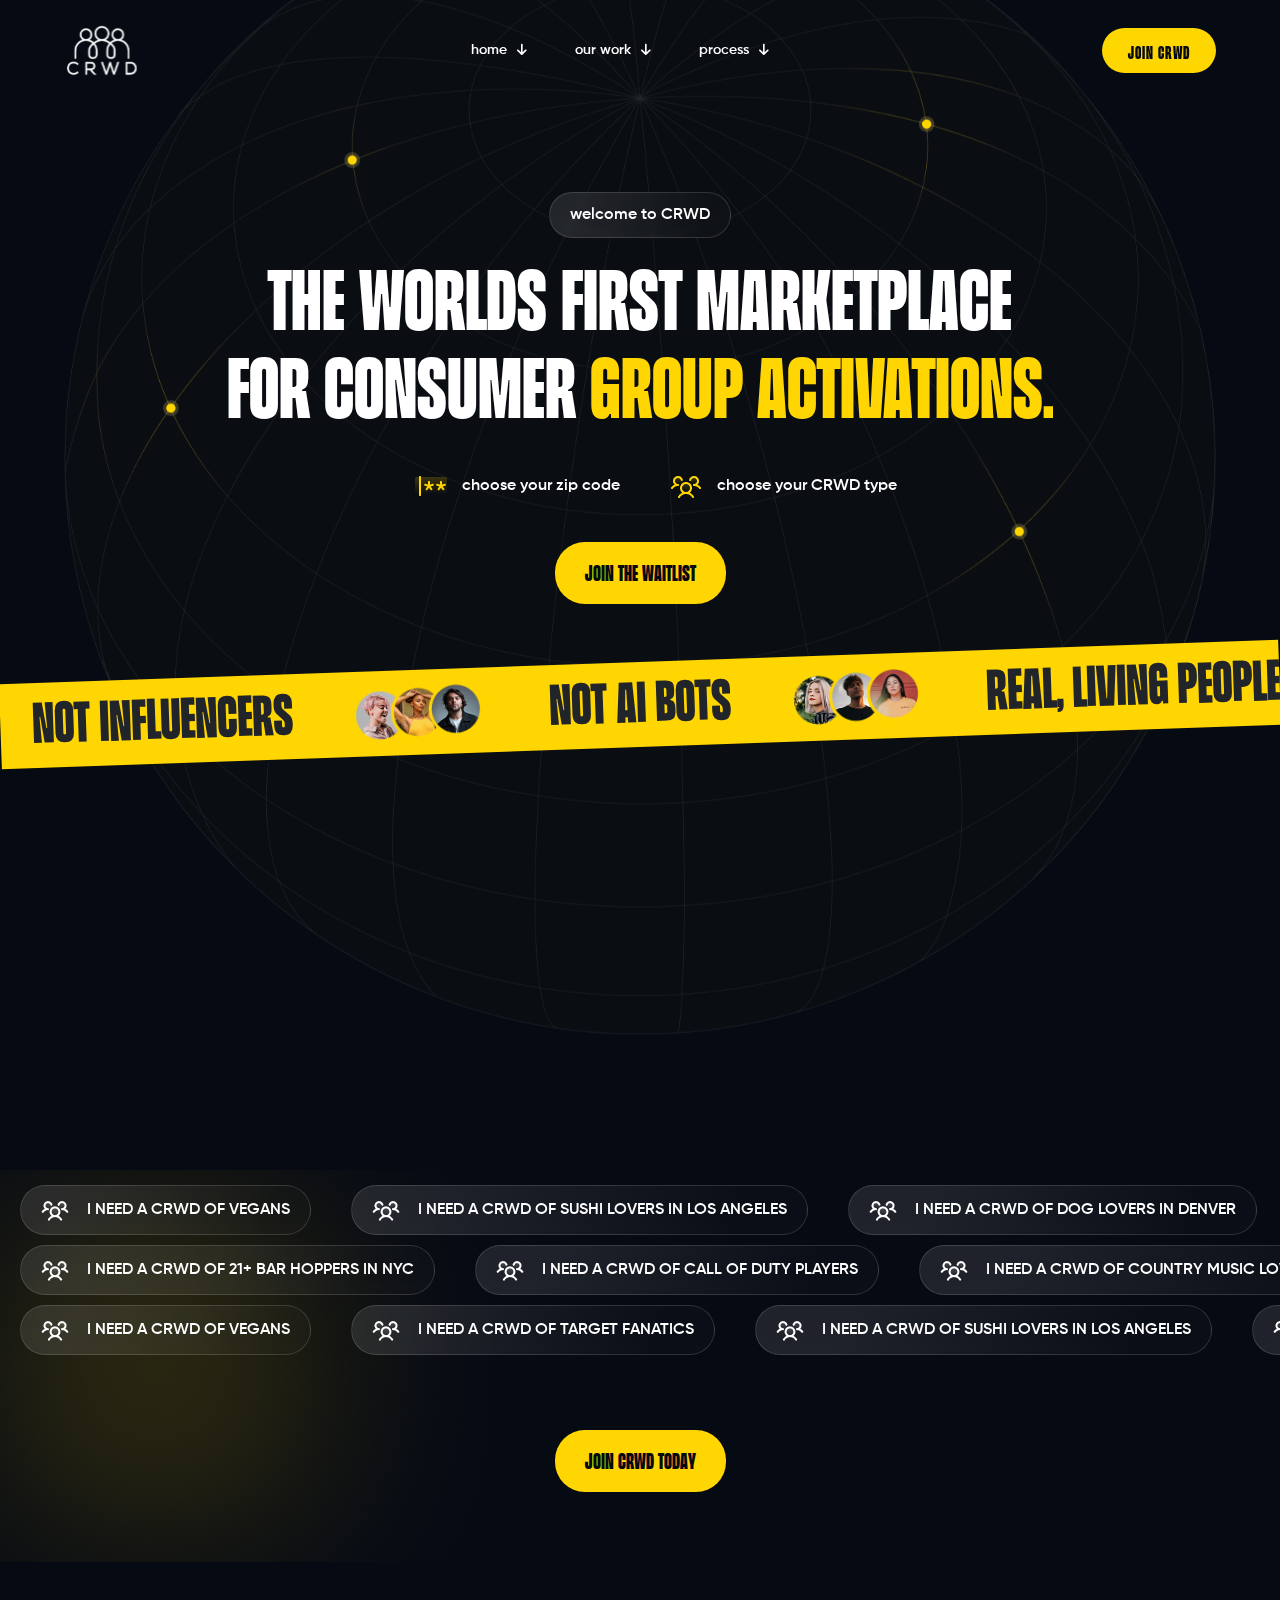
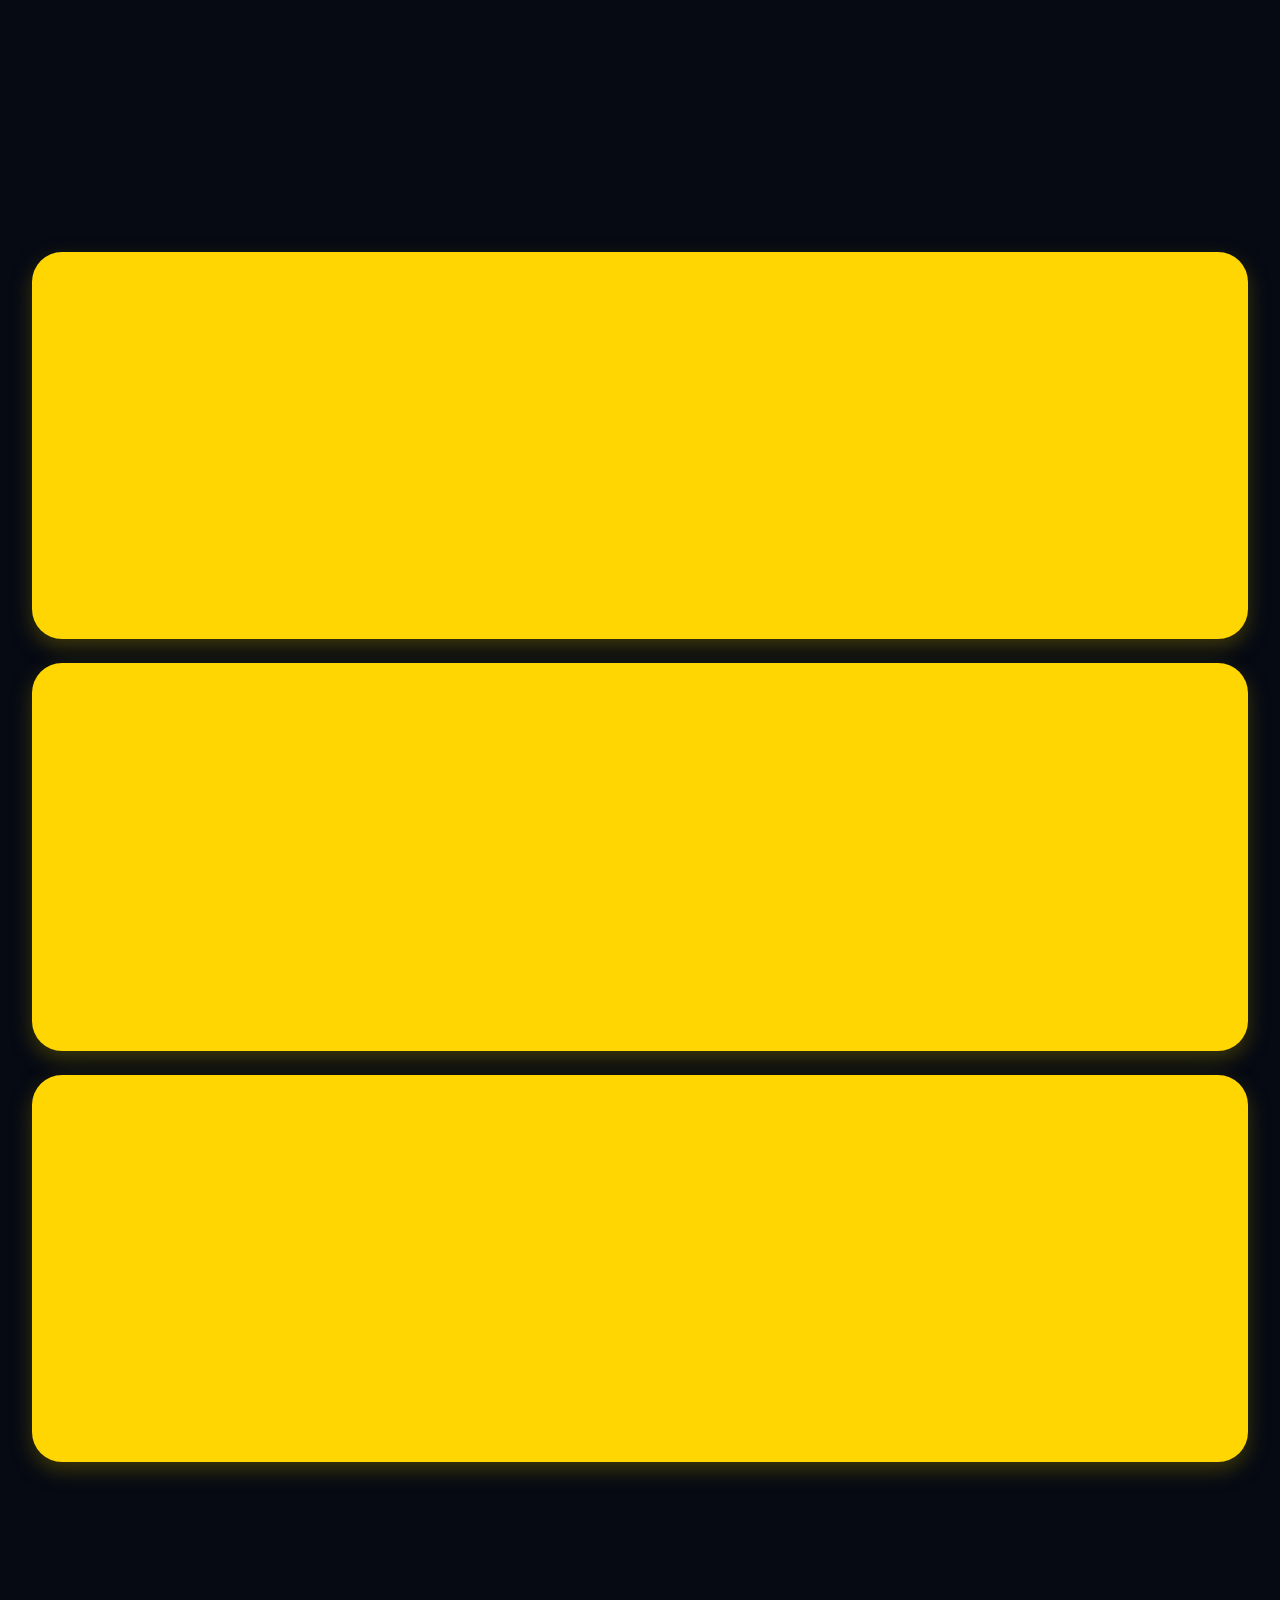
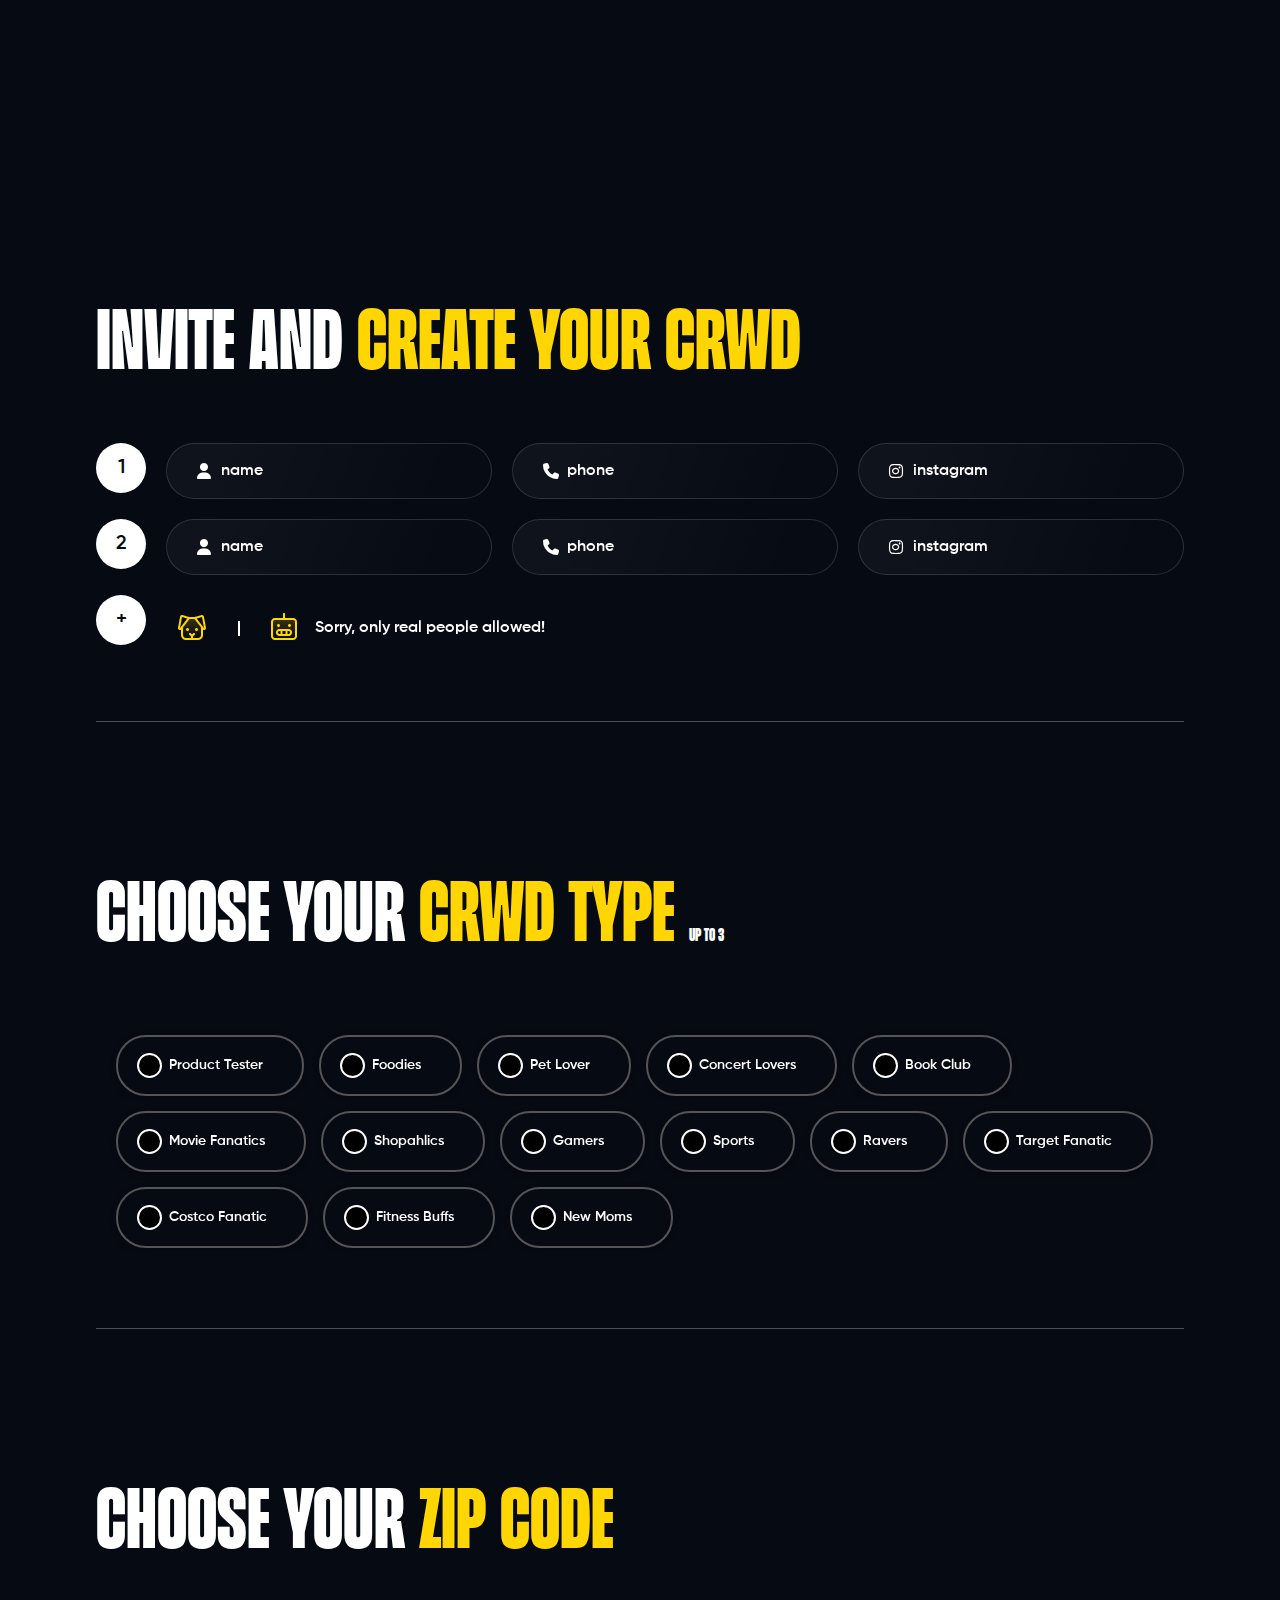
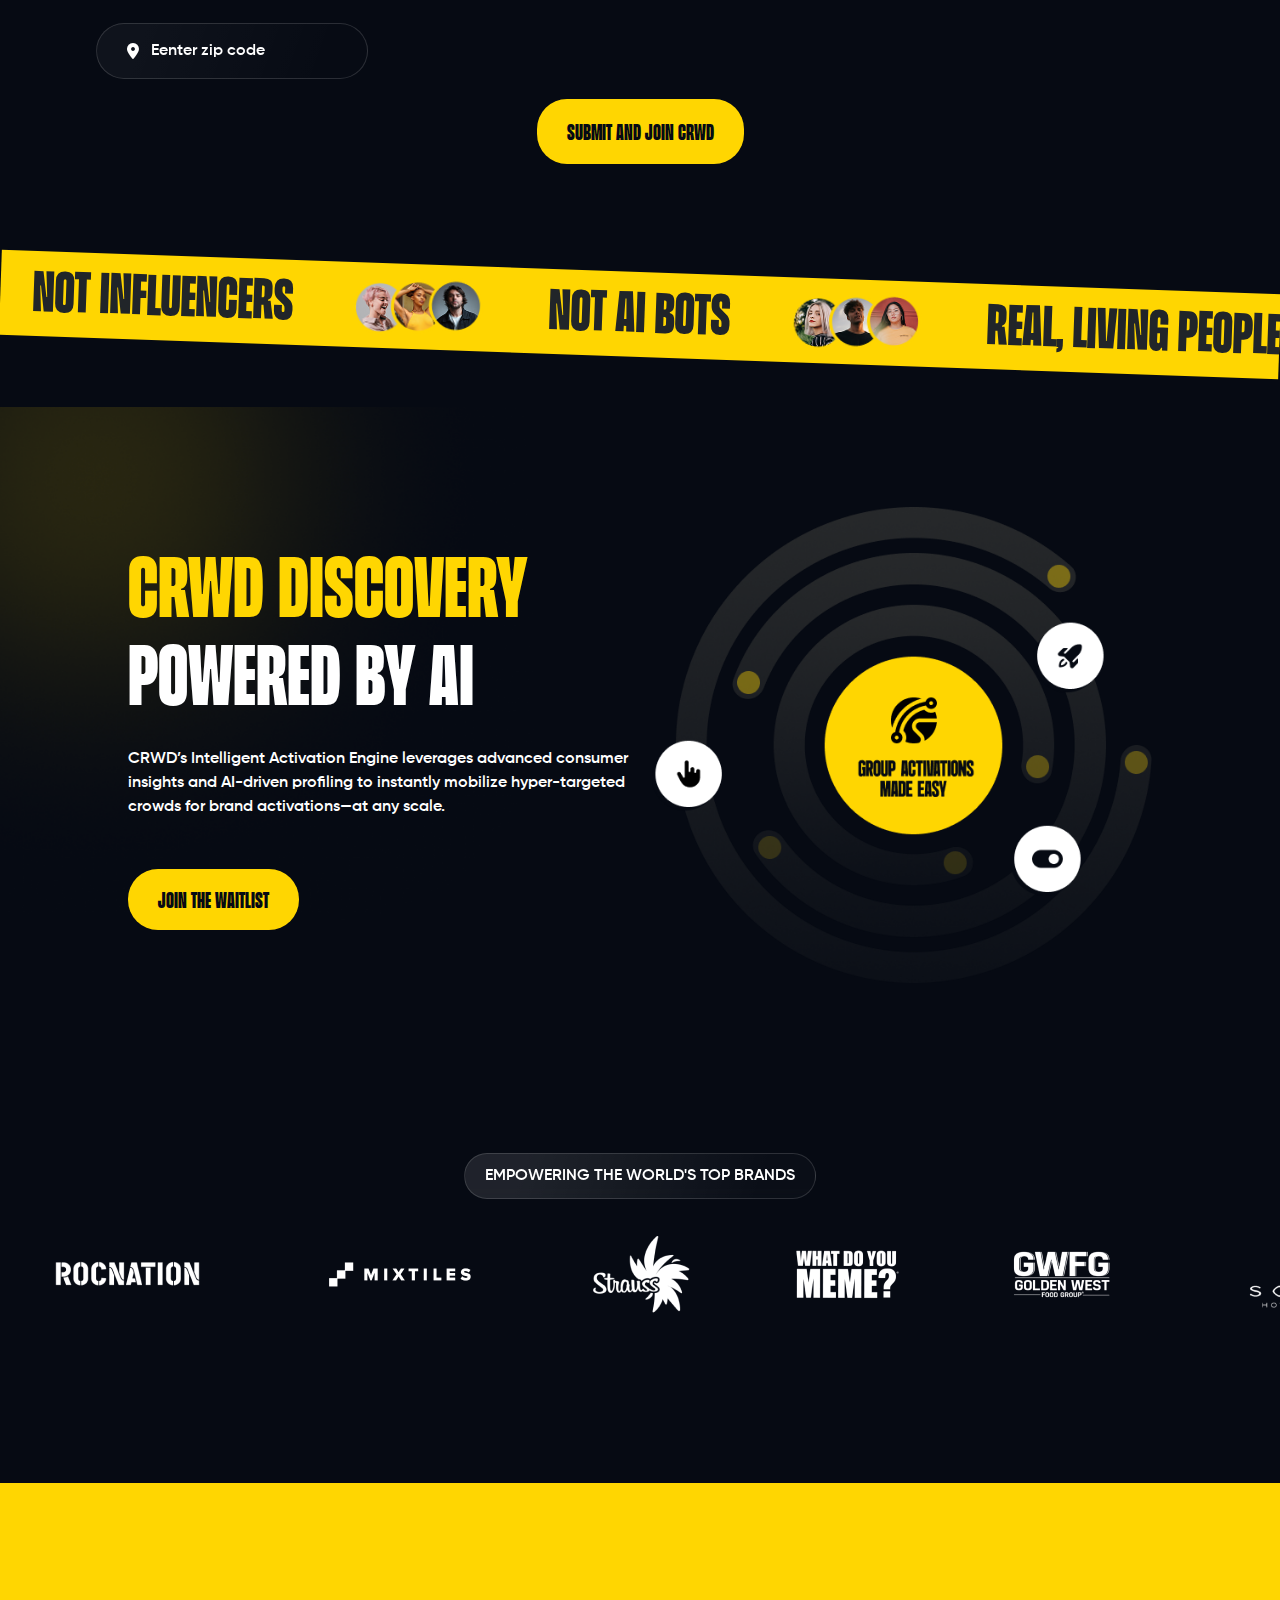
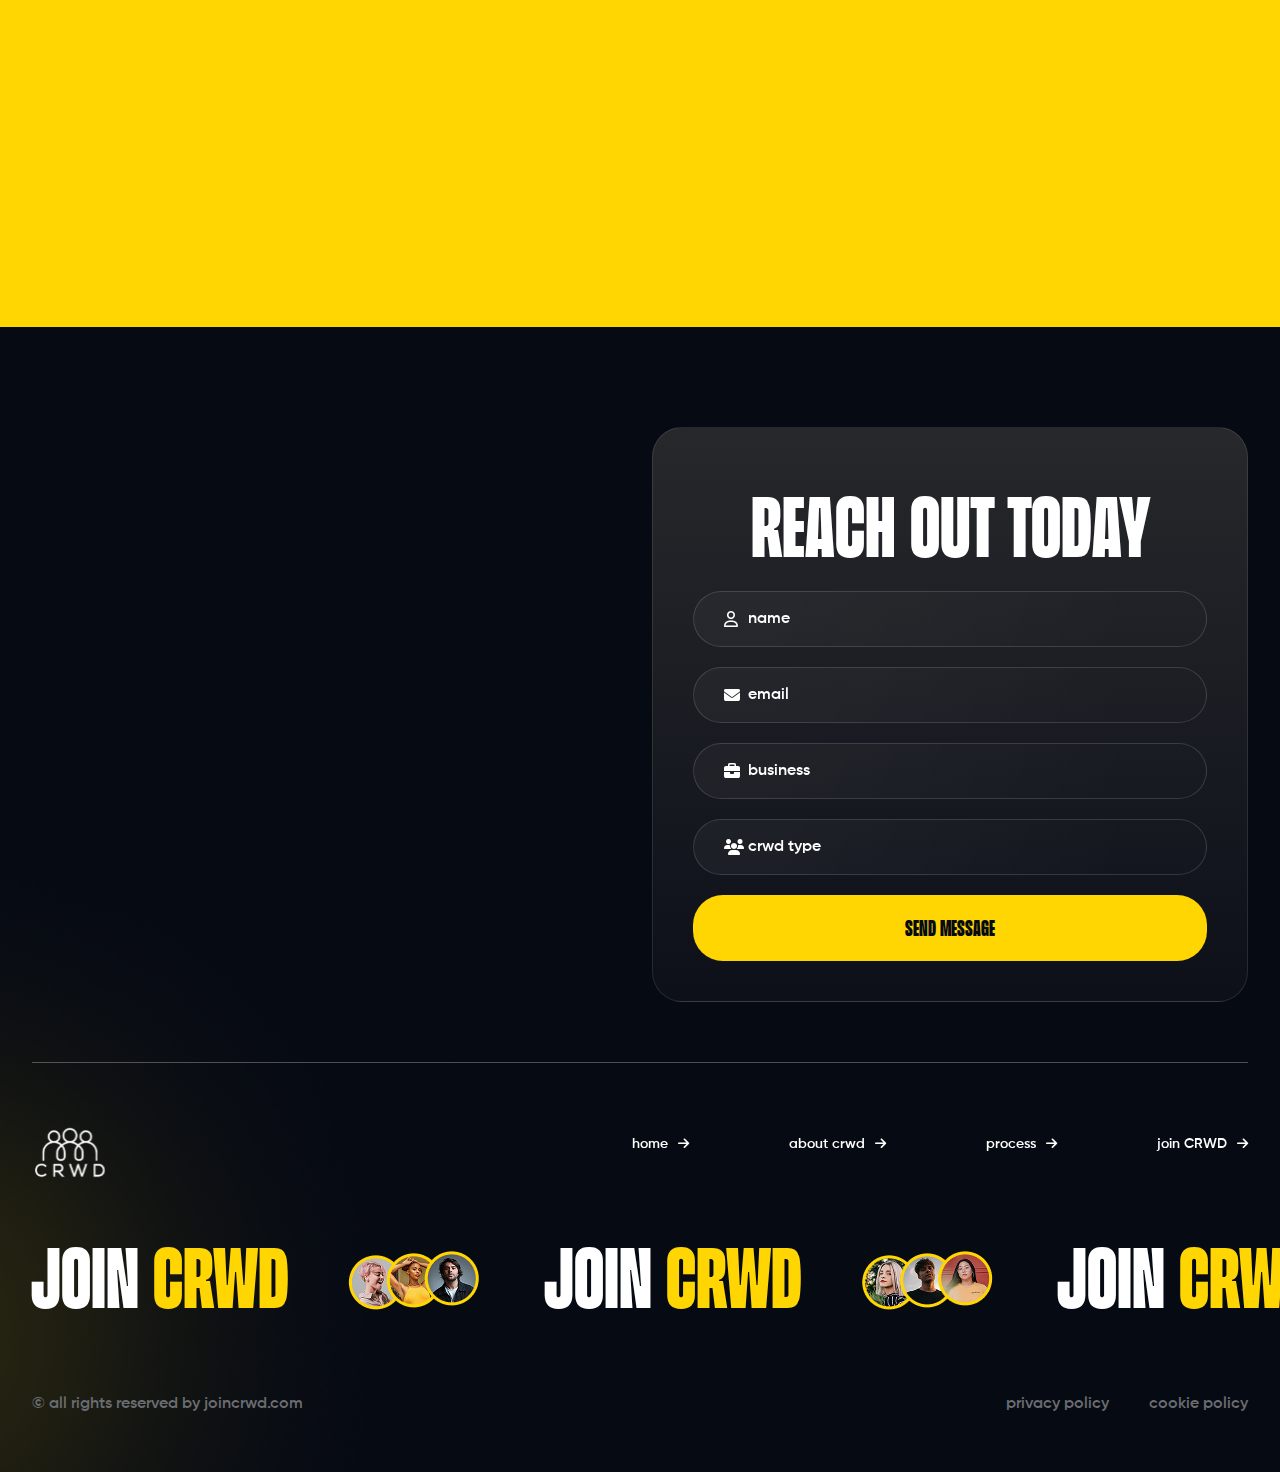
<file: index.html>
<!DOCTYPE html>
<html lang="en">

<head>
	<title>CRWD</title>

	<!-- Bootstrap -->
	<meta charset="utf-8">
	<meta name="viewport" content="width=device-width, initial-scale=1">
	<link href="https://cdn.jsdelivr.net/npm/bootstrap@5.3.2/dist/css/bootstrap.min.css" rel="stylesheet">
	<!-- Main Style Sheet -->
	<link rel="stylesheet" type="text/css" href="css/style.css">
	<link rel="stylesheet" type="text/css" href="css/responsive.css">
	<!-- Preload font files -->
	<link rel="preload" href="front/gilroy/Gilroy-SemiBold.ttf" as="font" type="font/ttf" crossorigin="anonymous" />
	<link rel="preload" href="front/Bigger/BeniBold.woff" as="font" type="font/woff" crossorigin="anonymous" />

	<!-- animation -->
	<link href="https://cdn.jsdelivr.net/npm/aos@2.3.4/dist/aos.css" rel="stylesheet">
	<!-- Font awesome -->
	<link rel="stylesheet" href="https://cdnjs.cloudflare.com/ajax/libs/font-awesome/6.7.2/css/all.min.css"
		integrity="sha512-Evv84Mr4kqVGRNSgIGL/F/aIDqQb7xQ2vcrdIwxfjThSH8CSR7PBEakCr51Ck+w+/U6swU2Im1vVX0SVk9ABhg=="
		crossorigin="anonymous" referrerpolicy="no-referrer" />

</head>

<body>
	<div class="all-div">

	
	<section class="hero">
		<header id="mainNav" class="header">
			<div class="main">
				<nav class="navbar navbar-expand-lg  navbar-custom w-100">
					<div class="d-flex w-100 align-items-center justify-content-between flex-wrap">
						<a class="navbar-brand me-auto" href="#">
							<img src="images/logo.svg" alt="">
						</a>

						<button class="navbar-toggler" type="button" data-bs-toggle="collapse"
							data-bs-target="#navbarNavCenter">
							<span class="navbar-toggler-icon"><i class="fa-solid fa-bars"></i></span>
						</button>

						<div class="collapse navbar-collapse justify-content-center" id="navbarNavCenter">
							<ul class="navbar-nav">
								<li class="nav-item"><a class="nav-link" href="#">home</a></li>
								<li class="nav-item"><a class="nav-link" href="#">our work</a></li>
								<li class="nav-item"><a class="nav-link" href="#">process</a></li>
							</ul>
							<div class="ms-auto for-mobile">
							<a href="#" class="btn btn-join">JOIN CRWD</a>
						</div>
						</div>

						<div class="ms-auto for-dektop">
							<a href="#" class="btn btn-join">JOIN CRWD</a>
						</div>
					</div>
				</nav>
			</div><!-- main -->
		</header>

		<div class="hero-content">
			<p class="welcome" data-aos="fade-up" data-aos-delay="200" data-aos-duration="1200" data-aos-easing="ease-in-out">welcome to CRWD</p>

			<h1 data-aos="fade-up" data-aos-delay="300" data-aos-duration="1300" data-aos-easing="ease-in-out">The worlds first marketplace<br>
				for consumer <span>group activations.</span>
			</h1>
			<ul data-aos="fade-up" data-aos-delay="400" data-aos-duration="1400" data-aos-easing="ease-in-out">
				<li><img src="images/Password.png" alt="">choose your zip code</li>
				<li><img src="images/UsersThree.png" alt="">choose your CRWD type</li>
			</ul>
			<div class="gobal-btn" data-aos="fade-up" data-aos-delay="600" data-aos-duration="1600" data-aos-easing="ease-in-out">
				<a href="#">join the waitlist</a>
			</div>
		</div>


		<div class="w-full marquee-cta relative  py-6">
			<div class="marquee-track rotate-banner">
				<div class="marquee-content">
					<div class="cta-box">
						<h4>NOT INFLUENCERS</h4> <img src="images/people1.png" alt="">
					</div>
					<div class="cta-box">
						<h4>not AI bots</h4> <img src="images/people2.png" alt="">
					</div>
					<div class="cta-box">
						<h4>real, living people</h4> <img src="images/people3.png" alt="">
					</div>

					<div class="cta-box">
						<h4>NOT INFLUENCERS</h4> <img src="images/people1.png" alt="">
					</div>
					<div class="cta-box">
						<h4>not AI bots</h4> <img src="images/people2.png" alt="">
					</div>
					<div class="cta-box">
						<h4>real, living people</h4> <img src="images/people3.png" alt="">
					</div>

					<div class="cta-box">
						<h4>NOT INFLUENCERS</h4> <img src="images/people1.png" alt="">
					</div>
					<div class="cta-box">
						<h4>not AI bots</h4> <img src="images/people2.png" alt="">
					</div>
					<div class="cta-box">
						<h4>real, living people</h4> <img src="images/people3.png" alt="">
					</div>

				</div>
			</div>
		</div>

		<div class="crwd-help-title">
			<h2 data-aos="fade-up" data-aos-delay="200" data-aos-duration="1200" data-aos-easing="ease-in-out">how crwd <span>helps</span></h2>
		</div>


		<div class="hero-map">
			<img src="images/map.png" alt="">
		</div>
	</section>

	<section class="crdw-help">

		<div class="animate-marquee-ltr">
			<div class="marquee-box marquee-box-right">
				<div class="cta-help">
					<img src="images/UsersThree-white.png" alt="">
					<p>I need a CRWD of Vegans</p>
				</div>
				<div class="cta-help">
					<img src="images/UsersThree-white.png" alt="">
					<p>I need a CRWD of sushi lovers in Los Angeles</p>
				</div>
				<div class="cta-help">
					<img src="images/UsersThree-white.png" alt="">
					<p>I need a CRWD of dog lovers in Denver</p>
				</div>

				<div class="cta-help">
					<img src="images/UsersThree-white.png" alt="">
					<p>I need a CRWD of Vegans</p>
				</div>
				<div class="cta-help">
					<img src="images/UsersThree-white.png" alt="">
					<p>I need a CRWD of sushi lovers in Los Angeles</p>
				</div>
				<div class="cta-help">
					<img src="images/UsersThree-white.png" alt="">
					<p>I need a CRWD of dog lovers in Denver</p>
				</div>

				<div class="cta-help">
					<img src="images/UsersThree-white.png" alt="">
					<p>I need a CRWD of Vegans</p>
				</div>
				<div class="cta-help">
					<img src="images/UsersThree-white.png" alt="">
					<p>I need a CRWD of sushi lovers in Los Angeles</p>
				</div>
				<div class="cta-help">
					<img src="images/UsersThree-white.png" alt="">
					<p>I need a CRWD of dog lovers in Denver</p>
				</div>

				<div class="cta-help">
					<img src="images/UsersThree-white.png" alt="">
					<p>I need a CRWD of Vegans</p>
				</div>
				<div class="cta-help">
					<img src="images/UsersThree-white.png" alt="">
					<p>I need a CRWD of sushi lovers in Los Angeles</p>
				</div>
				<div class="cta-help">
					<img src="images/UsersThree-white.png" alt="">
					<p>I need a CRWD of dog lovers in Denver</p>
				</div>
				<div class="cta-help">
					<img src="images/UsersThree-white.png" alt="">
					<p>I need a CRWD of Vegans</p>
				</div>
				<div class="cta-help">
					<img src="images/UsersThree-white.png" alt="">
					<p>I need a CRWD of sushi lovers in Los Angeles</p>
				</div>
				<div class="cta-help">
					<img src="images/UsersThree-white.png" alt="">
					<p>I need a CRWD of dog lovers in Denver</p>
				</div>

			</div>
		</div>

		<div class="animate-marquee-ltr animate-marquee-rtl">
			<div class="marquee-box-left ">
				<div class="cta-help">
					<img src="images/UsersThree-white.png" alt="">
					<p>I need a CRWD of 21+ bar hoppers in NYC</p>
				</div>
				<div class="cta-help">
					<img src="images/UsersThree-white.png" alt="">
					<p>I need a CRWD of Call of Duty Players</p>
				</div>
				<div class="cta-help">
					<img src="images/UsersThree-white.png" alt="">
					<p>I need a CRWD of country music lovers in Miami</p>
				</div>
				<div class="cta-help">
					<img src="images/UsersThree-white.png" alt="">
					<p>I need a CRWD for my proposal</p>
				</div>

				<div class="cta-help">
					<img src="images/UsersThree-white.png" alt="">
					<p>I need a CRWD of 21+ bar hoppers in NYC</p>
				</div>
				<div class="cta-help">
					<img src="images/UsersThree-white.png" alt="">
					<p>I need a CRWD of Call of Duty Players</p>
				</div>
				<div class="cta-help">
					<img src="images/UsersThree-white.png" alt="">
					<p>I need a CRWD of country music lovers in Miami</p>
				</div>
				<div class="cta-help">
					<img src="images/UsersThree-white.png" alt="">
					<p>I need a CRWD for my proposal</p>
				</div>

			</div>
		</div>

		<div class="animate-marquee-ltr">
			<div class="marquee-box  marquee-box-right">
				<div class="cta-help">
					<img src="images/UsersThree-white.png" alt="">
					<p>I need a CRWD of Vegans</p>
				</div>
				<div class="cta-help">
					<img src="images/UsersThree-white.png" alt="">
					<p>I need a CRWD of target fanatics</p>
				</div>
				<div class="cta-help">
					<img src="images/UsersThree-white.png" alt="">
					<p>I need a CRWD of sushi lovers in Los Angeles</p>
				</div>
				<div class="cta-help">
					<img src="images/UsersThree-white.png" alt="">
					<p>I need a CRWD of country music lovers in Miami</p>
				</div>

				<div class="cta-help">
					<img src="images/UsersThree-white.png" alt="">
					<p>I need a CRWD of Vegans</p>
				</div>
				<div class="cta-help">
					<img src="images/UsersThree-white.png" alt="">
					<p>I need a CRWD of target fanatics</p>
				</div>
				<div class="cta-help">
					<img src="images/UsersThree-white.png" alt="">
					<p>I need a CRWD of sushi lovers in Los Angeles</p>
				</div>
				<div class="cta-help">
					<img src="images/UsersThree-white.png" alt="">
					<p>I need a CRWD of country music lovers in Miami</p>
				</div>

				<div class="cta-help">
					<img src="images/UsersThree-white.png" alt="">
					<p>I need a CRWD of Vegans</p>
				</div>
				<div class="cta-help">
					<img src="images/UsersThree-white.png" alt="">
					<p>I need a CRWD of target fanatics</p>
				</div>
				<div class="cta-help">
					<img src="images/UsersThree-white.png" alt="">
					<p>I need a CRWD of sushi lovers in Los Angeles</p>
				</div>
				<div class="cta-help">
					<img src="images/UsersThree-white.png" alt="">
					<p>I need a CRWD of country music lovers in Miami</p>
				</div>

				<div class="cta-help">
					<img src="images/UsersThree-white.png" alt="">
					<p>I need a CRWD of Vegans</p>
				</div>
				<div class="cta-help">
					<img src="images/UsersThree-white.png" alt="">
					<p>I need a CRWD of target fanatics</p>
				</div>
				<div class="cta-help">
					<img src="images/UsersThree-white.png" alt="">
					<p>I need a CRWD of sushi lovers in Los Angeles</p>
				</div>
				<div class="cta-help">
					<img src="images/UsersThree-white.png" alt="">
					<p>I need a CRWD of country music lovers in Miami</p>
				</div>

			</div>
		</div>

		<div class="gobal-btn mar-60" >
			<a href="#" >join crwd today</a>
		</div>

	</section>

	<section class="built">
		<div class="main">
			<div class="center-titile">
				<h2 data-aos="fade-up" data-aos-delay="200" data-aos-duration="1200" data-aos-easing="ease-in-out">BUILT FOR <span class="yello-title">BRANDS</span></h2>
				<p data-aos="fade-up" data-aos-delay="400" data-aos-duration="1400" data-aos-easing="ease-in-out">Hire and manage your crwd directly in our state of the art admin suite</p>
			</div>
			<div class="service-container">
				<div class="service-box one">
					<div class="service-img" data-aos="fade-right" data-aos-delay="200" data-aos-duration="1200" data-aos-easing="ease-in-out">
						<img src="images/service-1.png" alt="">
					</div>
					<div class="service-content" data-aos="fade-left" data-aos-delay="400" data-aos-duration="1400" data-aos-easing="ease-in-out">
						<div class="service-content-width">
							<h1>Real-Time <br>Tracking</h1>
							<p>Stay updated on your CRWD’s progress with live status updates. Track task completions and
								monitor performance instantly.</p>
							<div class="gobal-btn black-btn">
								<a href="#">create crwd</a>
							</div>
						</div>
					</div>
				</div>
				<div class="service-box two">
					<div class="service-img " data-aos="fade-right" data-aos-delay="200" data-aos-duration="1200" data-aos-easing="ease-in-out">
						<img src="images/service-2.png" alt="">
					</div>
					<div class="service-content" data-aos="fade-left" data-aos-delay="400" data-aos-duration="1400" data-aos-easing="ease-in-out">
						<div class="service-content-width">
							<h1>Large-Scale  <br>Activations</h1>
							<p>Activate thousands of real people to complete tasks within minutes. Scale up your campaigns quickly with just a few clicks.</p>
							<div class="gobal-btn black-btn">
								<a href="#">create crwd</a>
							</div>
						</div>
					</div>
				</div>
				<div class="service-box three">
					<div class="service-img" data-aos="fade-right" data-aos-delay="200" data-aos-duration="1200" data-aos-easing="ease-in-out">
						<img src="images/service-3.png" alt="">
					</div>
					<div class="service-content" data-aos="fade-left" data-aos-delay="400" data-aos-duration="1400" data-aos-easing="ease-in-out">
						<div class="service-content-width">
							<h1>Transparent <br>Feedback</h1>
							<p>Get honest, organic reviews from everyday consumers. Each review reflects genuine user experiences with your product or service.</p>
							<div class="gobal-btn black-btn">
								<a href="#">create crwd</a>
							</div>
						</div>
					</div>
				</div>
			</div>
		</div>
	</section>

	<section class="earning">
		<div class="earning-container">
			<div class="center-titile">
				<h2 data-aos="fade-up" data-aos-delay="200" data-aos-duration="1200" data-aos-easing="ease-in-out">Choose up to 5 friends and <br><span class="yello-title">start earning!</span></h2>
				<p data-aos="fade-up" data-aos-delay="400" data-aos-duration="1400" data-aos-easing="ease-in-out">want to make money with your friends?</p>
			</div>
			<div class="start-title mar-60">
				<h2>Invite and <span class="yello-title">create your CRWD</span></h2>
				<img src="images/arrow_forward.png" alt="" data-aos="fade-down" data-aos-delay="200" data-aos-duration="1200" data-aos-easing="ease-in-out">
			</div>
			<div class="contact-form">
				<form action="">
					<div class="contact-form-container">
						<div class="contact-step">
							<p>1</p>
						</div>
						<div class="contact-box">
							<div class="input-group">
								<i class="fas fa-user input-icon"></i>
								<input type="text" class="form-input" placeholder="name" required>
							</div>
						</div>
						<div class="contact-box">
							<div class="input-group">
								<i class="fas fa-phone input-icon"></i>
								<input type="tel" class="form-input" placeholder="phone">
							</div>
						</div>
						<div class="contact-box">
							<div class="input-group">
								<i class="fab fa-instagram input-icon"></i>
								<input type="text" class="form-input" placeholder="instagram">
							</div>
						</div>
					</div><!-- contact-form-container -->
					<div class="contact-form-container">
						<div class="contact-step">
							<p>2</p>
						</div>
						<div class="contact-box">
							<div class="input-group">
								<i class="fas fa-user input-icon"></i>
								<input type="text" class="form-input" placeholder="name">
							</div>
						</div>
						<div class="contact-box">
							<div class="input-group">
								<i class="fas fa-phone input-icon"></i>
								<input type="tel" class="form-input" placeholder="phone">
							</div>
						</div>
						<div class="contact-box">
							<div class="input-group">
								<i class="fab fa-instagram input-icon"></i>
								<input type="text" class="form-input" placeholder="instagram">
							</div>
						</div>
					</div><!-- contact-form-container -->
					<div class=" form-emoji-container">
						<div class="contact-step">
							<p>+</p>
						</div>
						<div class="form-emoji">
							<img src="images/Dog.png" alt="">
						</div>
						<div class="form-emoji bor">
							<img src="images/Robot.png" alt="Robot">
							<p>Sorry, only real people allowed!</p>
						</div>
					</div><!-- contact-form-container -->
					<div class="bottom-border"></div>

					<div class="start-title mar-60">
						<h2>Choose your <span class="yello-title">CRWD Type</span> <span class="small-haed">up to
								3</span></h2>
						<img src="images/arrow_forward.png" alt="" data-aos="fade-down" data-aos-delay="200" data-aos-duration="1200" data-aos-easing="ease-in-out">
					</div>

					<div class="checkbox-crwd">
						<div class="checkbox-box">
							<span class="checkbox-label">product tester</span>
						</div>
						<div class="checkbox-box">
							<span class="checkbox-label">foodies</span>
						</div>
						<div class="checkbox-box">
							<span class="checkbox-label">pet lover</span>
						</div>
						<div class="checkbox-box">
							<span class="checkbox-label">Concert Lovers</span>
						</div>
						<div class="checkbox-box">
							<span class="checkbox-label">Book Club </span>
						</div>
						<div class="checkbox-box">
							<span class="checkbox-label">Movie Fanatics </span>
						</div>
						<div class="checkbox-box">
							<span class="checkbox-label">Shopahlics </span>
						</div>
						<div class="checkbox-box">
							<span class="checkbox-label">gamers </span>
						</div>
						<div class="checkbox-box">
							<span class="checkbox-label">sports </span>
						</div>
						<div class="checkbox-box">
							<span class="checkbox-label">ravers </span>
						</div>
						<div class="checkbox-box">
							<span class="checkbox-label">target fanatic </span>
						</div>
						<div class="checkbox-box">
							<span class="checkbox-label">costco fanatic </span>
						</div>
						<div class="checkbox-box">
							<span class="checkbox-label">fitness buffs </span>
						</div>
						<div class="checkbox-box">
							<span class="checkbox-label">new moms </span>
						</div>
						<!-- Add more items as needed -->
					</div>

					<div class="bottom-border"></div>

					<div class="start-title mar-60">
						<h2>Choose your <span class="yello-title">zip code</span> </h2>
						<img src="images/arrow_forward.png" alt="" data-aos="fade-down" data-aos-delay="200" data-aos-duration="1200" data-aos-easing="ease-in-out">
					</div>
					<div class="input-group zip">
						<i class="fa-solid fa-location-dot input-icon"></i>
						<input type="text" class="form-input" placeholder="Eenter zip code">
					</div>

					<div class="center-input">
						<input type="submit" value="submit and join crwd">
					</div>
				</form>
			</div><!-- contact-form -->
		</div>
	</section>

	<section class="cta2">
		<div class="w-full marquee-cta relative  py-6">
			<div class="marquee-track  rotate-banner2">
				<div class="marquee-content">
					<div class="cta-box">
						<h4>NOT INFLUENCERS</h4> <img src="images/people1.png" alt="">
					</div>
					<div class="cta-box">
						<h4>not AI bots</h4> <img src="images/people2.png" alt="">
					</div>
					<div class="cta-box">
						<h4>real, living people</h4> <img src="images/people3.png" alt="">
					</div>

					<div class="cta-box">
						<h4>NOT INFLUENCERS</h4> <img src="images/people1.png" alt="">
					</div>
					<div class="cta-box">
						<h4>not AI bots</h4> <img src="images/people2.png" alt="">
					</div>
					<div class="cta-box">
						<h4>real, living people</h4> <img src="images/people3.png" alt="">
					</div>

					<div class="cta-box">
						<h4>NOT INFLUENCERS</h4> <img src="images/people1.png" alt="">
					</div>
					<div class="cta-box">
						<h4>not AI bots</h4> <img src="images/people2.png" alt="">
					</div>
					<div class="cta-box">
						<h4>real, living people</h4> <img src="images/people3.png" alt="">
					</div>

				</div>
			</div>
		</div>
	</section>
	<section class="discover">
		<div class="dscover-container">
			<div class="row dis-flex">
				<div class="col-lg-6">
					<div class="discover-contnet">
						<h2><span class="yello-title">CRWD DISCOVERY</span><br> powered BY AI</h2>
						<p>CRWD’s Intelligent Activation Engine leverages advanced consumer insights and AI-driven
							profiling to instantly mobilize hyper-targeted crowds for brand activations—at any scale.
						</p>
						<div class="gobal-btn">
							<a href="#">join the waitlist</a>
						</div>
					</div>
				</div>
				<div class="col-lg-6">
					<div class="dis-img">
						<img src="images/discover-main.png" alt="">
					</div>
				</div>
			</div>
		</div>
	</section>

	<section class="client-logo">
		<p class="welcome">EMPOWERING THE WORLD'S TOP BRANDS</p>
		<div class="scroll-wrapper">
			<div class="scroll-track">
				<!-- Add images here (each repeated twice for seamless loop) -->
				<img src="images/logo1.png" alt="Logo1">
				<img src="images/logo2.png" alt="Logo1">
				<img src="images/logo3.png" alt="Logo1">
				<img src="images/logo4.png" alt="Logo1">
				<img src="images/logo5.png" alt="Logo1">
				<img src="images/logo6.png" alt="Logo1">

				<img src="images/logo1.png" alt="Logo1">
				<img src="images/logo2.png" alt="Logo1">
				<img src="images/logo3.png" alt="Logo1">
				<img src="images/logo4.png" alt="Logo1">
				<img src="images/logo5.png" alt="Logo1">
				<img src="images/logo6.png" alt="Logo1">

				<img src="images/logo1.png" alt="Logo1">
				<img src="images/logo2.png" alt="Logo1">
				<img src="images/logo3.png" alt="Logo1">
				<img src="images/logo4.png" alt="Logo1">
				<img src="images/logo5.png" alt="Logo1">
				<img src="images/logo6.png" alt="Logo1">


				<img src="images/logo1.png" alt="Logo1">
				<img src="images/logo2.png" alt="Logo1">
				<img src="images/logo3.png" alt="Logo1">
				<img src="images/logo4.png" alt="Logo1">
				<img src="images/logo5.png" alt="Logo1">
				<img src="images/logo6.png" alt="Logo1">


			</div>
		</div>
	</section>

	<section class="cta-main">
		<div class="cta-main-container">
			<div class="row disrevese">
				<div class="col-lg-4">
					<div class="iphone">
						<img src="images/iPhone.png" alt="" data-aos="fade-up" data-aos-delay="200" data-aos-duration="1200" data-aos-easing="ease-in-out">
					</div>
				</div>
				<div class="col-lg-7">
					<div class="cta-main-content" data-aos="fade-left" data-aos-delay="400" data-aos-duration="1400" data-aos-easing="ease-in-out">
						<h1>COMING TO IOS and <br>ANDROID THIS SUMMER </h1>
						<p>Lorem ipsum dolor sit amet consectetur adipiscing elit. Quisque faucibus ex sapien vitae
							pellentesque sem placerat.</p>
						<div class="gobal-btn black-btn">
							<a href="#">join the waitlist</a>
						</div>
					</div>
				</div>
			</div>
		</div>
	</section>

	<section class="interest">
		<div class="main">
			<div class="row dis-flex">
				<div class="col-lg-6">
					<div class="interest-content" data-aos="fade-up" data-aos-delay="600" data-aos-duration="1600" data-aos-easing="ease-in-out">
						<h2>interested in<br> <span class="yello-title">hring a crwd</span> for <br>your busniess?</h2>
					</div>
				</div>
				<div class="col-lg-6">
					<div class="bottom-form">
						<form action="">
							<h2>reach out today</h2>
							<div class="input-group">
								<i class="fa-regular fa-user input-icon"></i>
								
								<input type="text" class="form-input" placeholder="name">
							</div>
							<div class="input-group">
								<i class="fa-solid fa-envelope input-icon"></i>
								<input type="email" class="form-input" placeholder="email">
							</div>
							<div class="input-group">
								<i class="fa-solid fa-briefcase input-icon"></i>
								<input type="text" class="form-input" placeholder="business">
							</div>
							<div class="input-group">
								<i class="fa-solid fa-users input-icon"></i>
								<input type="text" class="form-input" placeholder="crwd type">
							</div>
							<input type="submit" value="send message">
						</form>
					</div>
				</div>
			</div>
			<div class="bottom-border"></div>
			<div class="footer-bottom">
				<a href="#"><img src="images/logo.svg" alt=""></a>
				<ul>
					<li><a href="#">home</a></li>
					<li><a href="#">about crwd</a></li>
					<li><a href="#">process</a></li>
					<li><a href="#">join CRWD</a></li>
				</ul>
			</div>
		</div>

		<div class="w-full marquee-cta relative  py-6">
			<div class="marquee-track footer-banner">
				<div class="marquee-content">
					<div class="cta-box">
						<h2>join <span class="yello-title">crwd</span></h2> <img src="images/people1.png" alt="">
					</div>
					<div class="cta-box">
						<h2>join <span class="yello-title">crwd</span></h2> <img src="images/people2.png" alt="">
					</div>
					<div class="cta-box">
						<h2>join <span class="yello-title">crwd</span></h2> <img src="images/people3.png" alt="">
					</div>

					<div class="cta-box">
						<h2>join <span class="yello-title">crwd</span></h2> <img src="images/people1.png" alt="">
					</div>
					<div class="cta-box">
						<h2>join <span class="yello-title">crwd</span></h2> <img src="images/people2.png" alt="">
					</div>
					<div class="cta-box">
						<h2>join <span class="yello-title">crwd</span></h2> <img src="images/people3.png" alt="">
					</div>

					<div class="cta-box">
						<h2>join <span class="yello-title">crwd</span></h2> <img src="images/people1.png" alt="">
					</div>
					<div class="cta-box">
						<h2>join <span class="yello-title">crwd</span></h2> <img src="images/people2.png" alt="">
					</div>
					<div class="cta-box">
						<h2>join <span class="yello-title">crwd</span></h2> <img src="images/people3.png" alt="">
					</div>

				</div>
			</div>
		</div>
		<div class="main">
			<div class="footer-copy">
				<p>© all rights reserved by joincrwd.com</p>
				<ul>
					<li><a href="#">privacy policy</a></li>
					<li><a href="#">cookie policy</a></li>
				</ul>
			</div>
		</div>
	</section>




	</div><!-- all-div -->
	<!-- jquary-cdn-link -->
	<script src="https://ajax.googleapis.com/ajax/libs/jquery/3.4.1/jquery.min.js"></script>
	<script src="https://cdnjs.cloudflare.com/ajax/libs/popper.js/1.16.0/umd/popper.min.js"></script>
	<script src="https://cdn.jsdelivr.net/npm/bootstrap@5.3.2/dist/js/bootstrap.bundle.min.js"></script>
	<!-- AOS JS -->
	<script src="https://cdn.jsdelivr.net/npm/aos@2.3.4/dist/aos.js"></script>
	<!-- main.js -->
	<script src="js/main.js"></script>
</body>

</html>
</file>
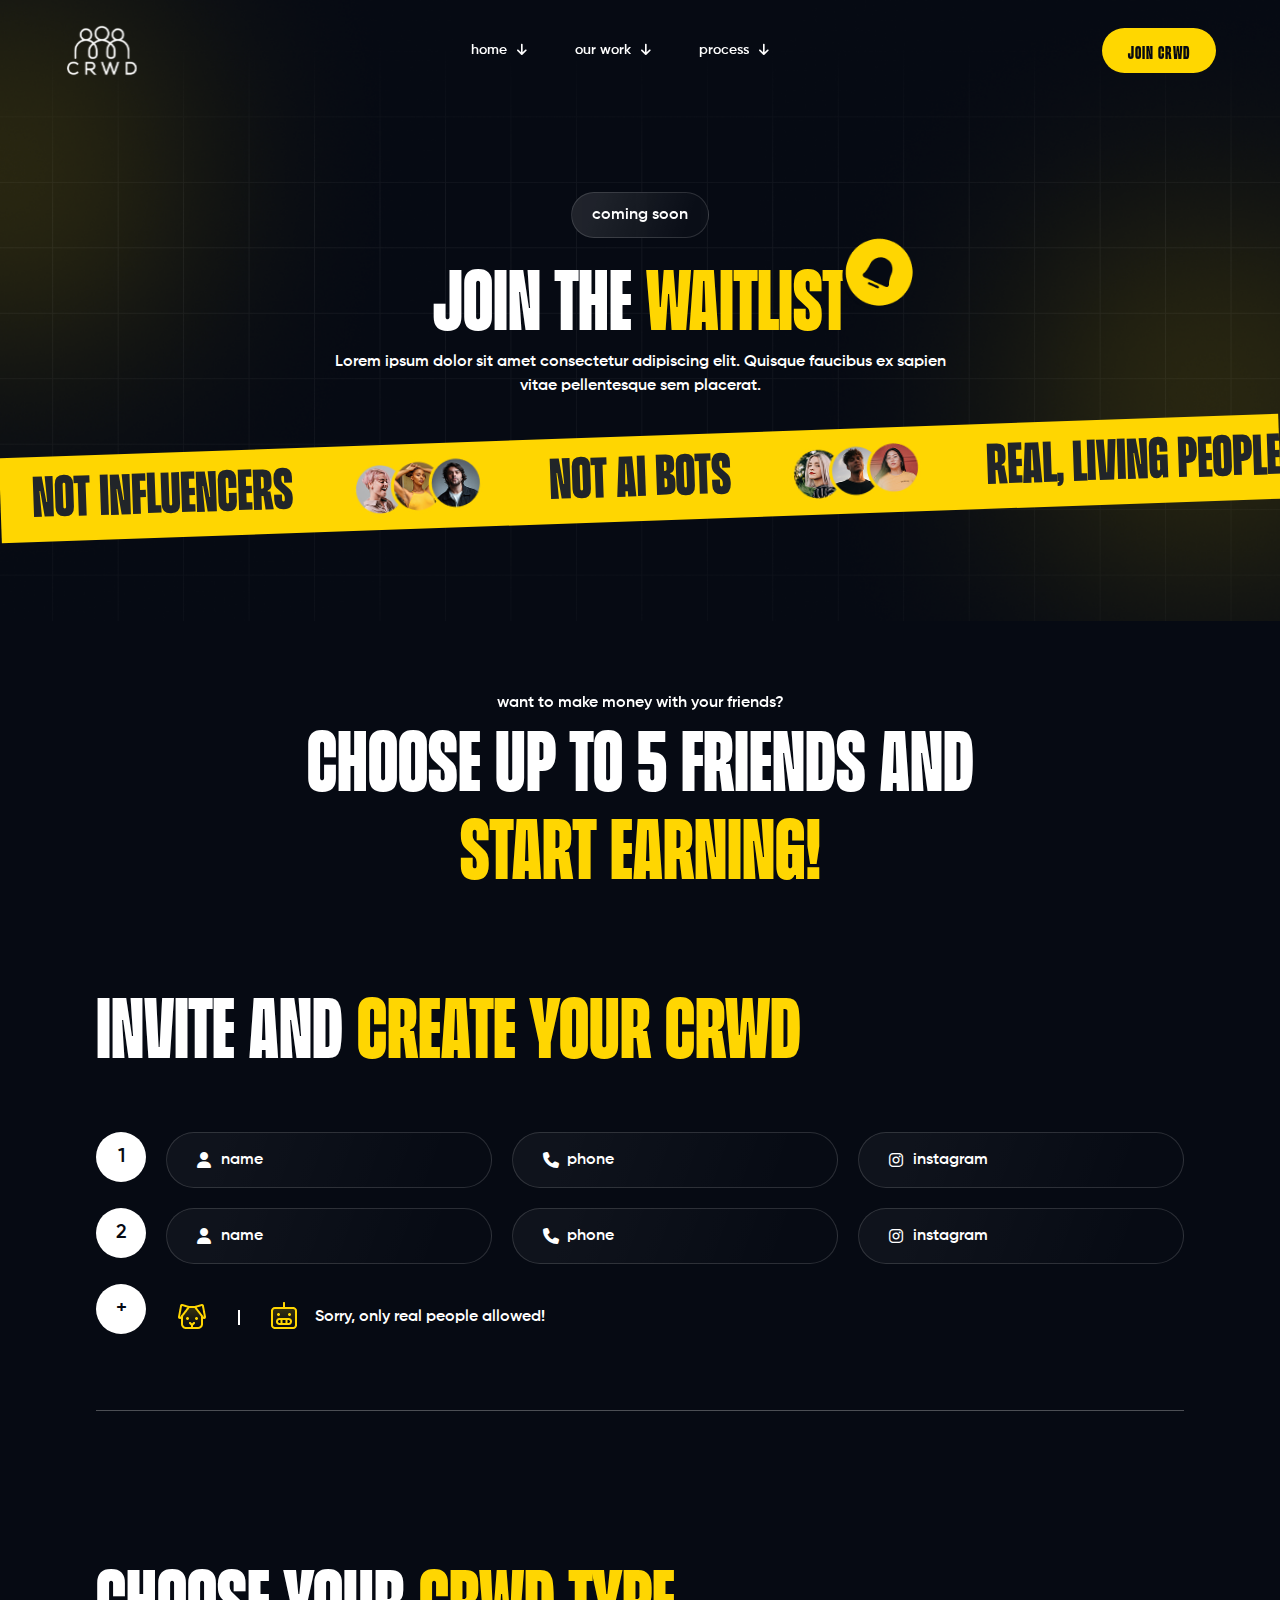
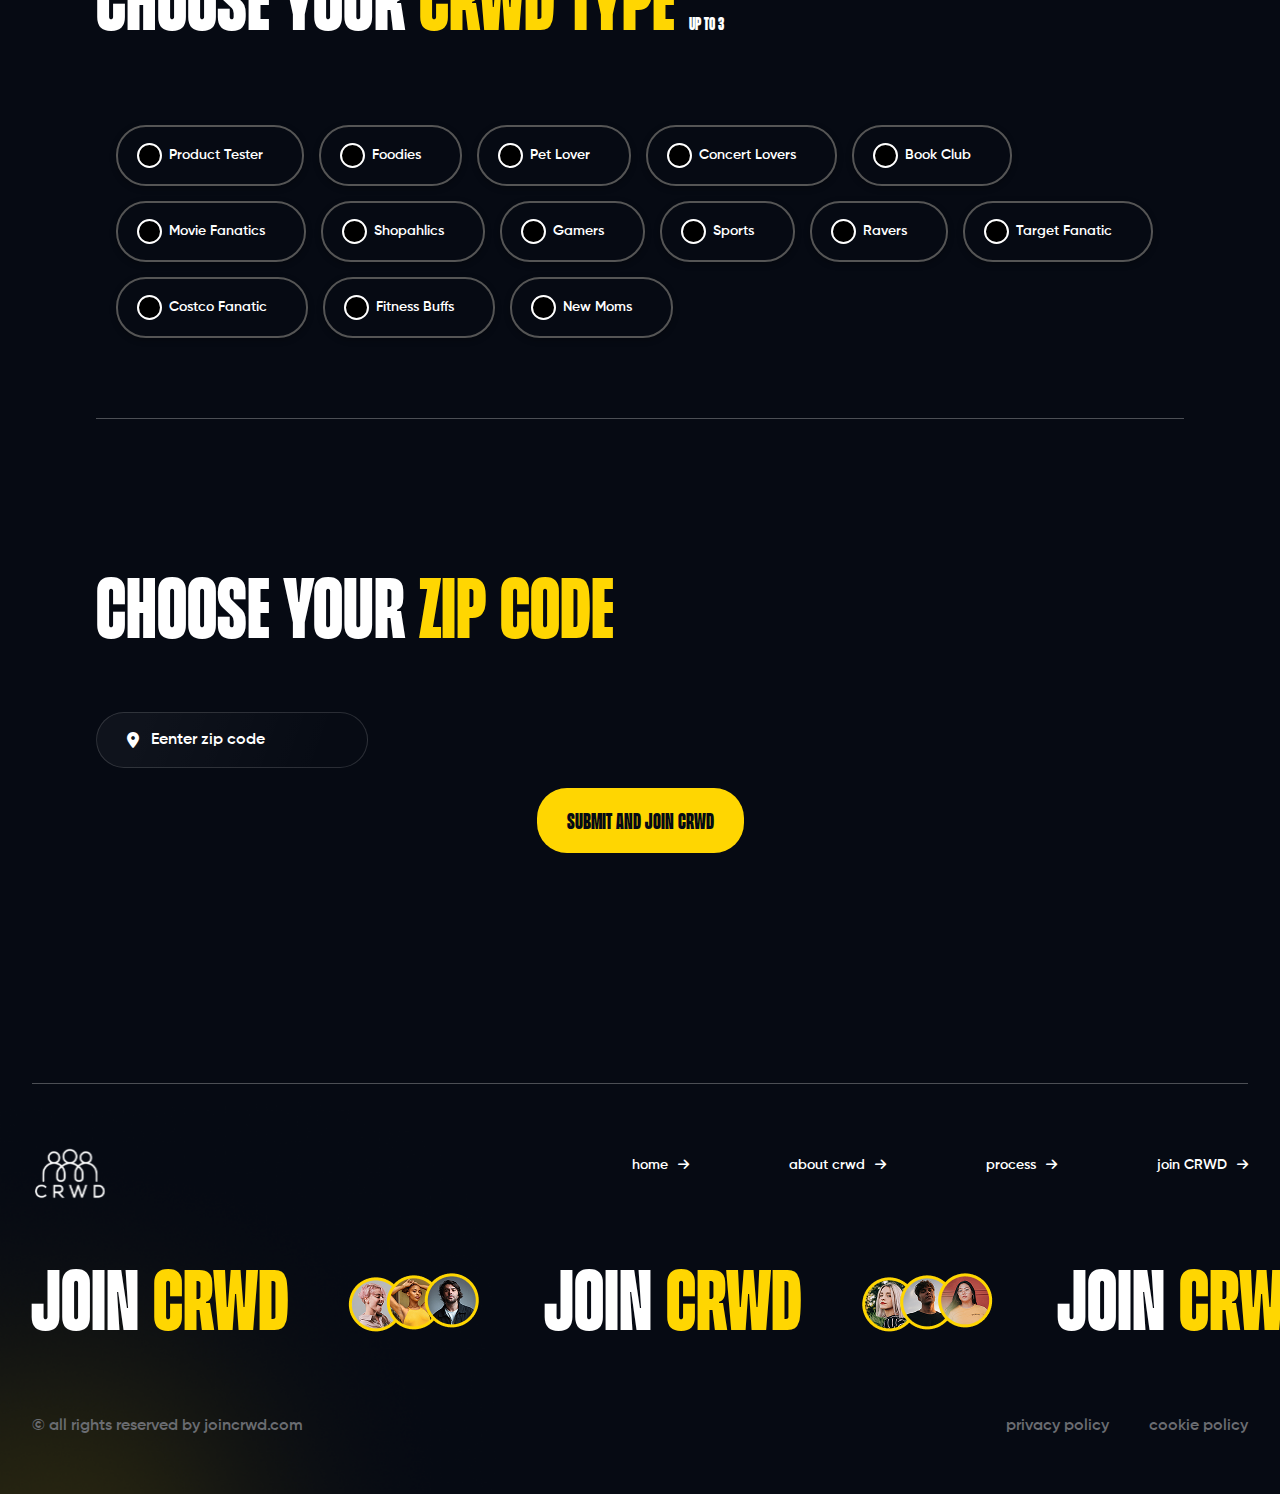
<file: waitlist.html>
<!DOCTYPE html>
<html lang="en">

<head>
	<title>CRWD | Wait list</title>

	<!-- Bootstrap -->
	<meta charset="utf-8">
	<meta name="viewport" content="width=device-width, initial-scale=1">
	<link href="https://cdn.jsdelivr.net/npm/bootstrap@5.3.2/dist/css/bootstrap.min.css" rel="stylesheet">
	<!-- Main Style Sheet -->
	<link rel="stylesheet" type="text/css" href="css/style.css">
	<link rel="stylesheet" type="text/css" href="css/responsive.css">
	<!-- Preload font files -->
	<link rel="preload" href="front/gilroy/Gilroy-SemiBold.ttf" as="font" type="font/ttf" crossorigin="anonymous" />
	<link rel="preload" href="front/Bigger/BeniBold.woff" as="font" type="font/woff" crossorigin="anonymous" />

	<!-- animation -->
	<link href="https://cdn.jsdelivr.net/npm/aos@2.3.4/dist/aos.css" rel="stylesheet">
	<!-- Font awesome -->
	<link rel="stylesheet" href="https://cdnjs.cloudflare.com/ajax/libs/font-awesome/6.7.2/css/all.min.css"
		integrity="sha512-Evv84Mr4kqVGRNSgIGL/F/aIDqQb7xQ2vcrdIwxfjThSH8CSR7PBEakCr51Ck+w+/U6swU2Im1vVX0SVk9ABhg=="
		crossorigin="anonymous" referrerpolicy="no-referrer" />

</head>

<body>
	<div class="all-div">


		<section class="hero waitlist">
			<header id="mainNav" class="header">
				<div class="main">
					<nav class="navbar navbar-expand-lg  navbar-custom w-100">
						<div class="d-flex w-100 align-items-center justify-content-between flex-wrap">
							<a class="navbar-brand me-auto" href="index.html">
								<img src="images/logo.svg" alt="">
							</a>

							<button class="navbar-toggler" type="button" data-bs-toggle="collapse"
								data-bs-target="#navbarNavCenter">
								<span class="navbar-toggler-icon"><i class="fa-solid fa-bars"></i></span>
							</button>

							<div class="collapse navbar-collapse justify-content-center" id="navbarNavCenter">
								<ul class="navbar-nav">
									<li class="nav-item"><a class="nav-link" href="#">home</a></li>
									<li class="nav-item"><a class="nav-link" href="#">our work</a></li>
									<li class="nav-item"><a class="nav-link" href="#">process</a></li>
								</ul>
								<div class="ms-auto for-mobile">
									<a href="#" class="btn btn-join">JOIN CRWD</a>
								</div>
							</div>

							<div class="ms-auto for-dektop">
								<a href="#" class="btn btn-join">JOIN CRWD</a>
							</div>
						</div>
					</nav>
				</div><!-- main -->
			</header>

			<div class="hero-content">
				<p class="welcome" data-aos="fade-up" data-aos-delay="200" data-aos-duration="1200"
					data-aos-easing="ease-in-out">coming soon</p><br>

				<div class="waitlist-heading">
					<h1 data-aos="fade-up" data-aos-delay="300" data-aos-duration="1300" data-aos-easing="ease-in-out">
						join the <span>waitlist</span>

					</h1>
					<img src="images/bal.png" alt="" class="ball">
				</div>
				<p class="wait-p">Lorem ipsum dolor sit amet consectetur adipiscing elit. Quisque faucibus ex sapien
					vitae pellentesque sem placerat.</p>

			</div>


			<div class="w-full marquee-cta relative  py-6">
				<div class="marquee-track rotate-banner">
					<div class="marquee-content">
						<div class="cta-box">
							<h4>NOT INFLUENCERS</h4> <img src="images/people1.png" alt="">
						</div>
						<div class="cta-box">
							<h4>not AI bots</h4> <img src="images/people2.png" alt="">
						</div>
						<div class="cta-box">
							<h4>real, living people</h4> <img src="images/people3.png" alt="">
						</div>

						<div class="cta-box">
							<h4>NOT INFLUENCERS</h4> <img src="images/people1.png" alt="">
						</div>
						<div class="cta-box">
							<h4>not AI bots</h4> <img src="images/people2.png" alt="">
						</div>
						<div class="cta-box">
							<h4>real, living people</h4> <img src="images/people3.png" alt="">
						</div>

						<div class="cta-box">
							<h4>NOT INFLUENCERS</h4> <img src="images/people1.png" alt="">
						</div>
						<div class="cta-box">
							<h4>not AI bots</h4> <img src="images/people2.png" alt="">
						</div>
						<div class="cta-box">
							<h4>real, living people</h4> <img src="images/people3.png" alt="">
						</div>

					</div>
				</div>
			</div>





		</section>





		<section class="earning">
			<div class="earning-container">
				<div class="center-titile">
					<p data-aos="fade-up" data-aos-delay="400" data-aos-duration="1400" data-aos-easing="ease-in-out">
						want to make money with your friends?</p>
					<h2 data-aos="fade-up" data-aos-delay="200" data-aos-duration="1200" data-aos-easing="ease-in-out">
						Choose up to 5 friends and <br><span class="yello-title">start earning!</span></h2>

				</div>
				<div class="start-title mar-60">
					<h2>Invite and <span class="yello-title">create your CRWD</span></h2>
					<img src="images/arrow_forward.png" alt="" data-aos="fade-down" data-aos-delay="200"
						data-aos-duration="1200" data-aos-easing="ease-in-out">
				</div>
				<div class="contact-form">
					<form action="">
						<div class="contact-form-container">
							<div class="contact-step">
								<p>1</p>
							</div>
							<div class="contact-box">
								<div class="input-group">
									<i class="fas fa-user input-icon"></i>
									<input type="text" class="form-input" placeholder="name" required>
								</div>
							</div>
							<div class="contact-box">
								<div class="input-group">
									<i class="fas fa-phone input-icon"></i>
									<input type="tel" class="form-input" placeholder="phone">
								</div>
							</div>
							<div class="contact-box">
								<div class="input-group">
									<i class="fab fa-instagram input-icon"></i>
									<input type="text" class="form-input" placeholder="instagram">
								</div>
							</div>
						</div><!-- contact-form-container -->
						<div class="contact-form-container">
							<div class="contact-step">
								<p>2</p>
							</div>
							<div class="contact-box">
								<div class="input-group">
									<i class="fas fa-user input-icon"></i>
									<input type="text" class="form-input" placeholder="name">
								</div>
							</div>
							<div class="contact-box">
								<div class="input-group">
									<i class="fas fa-phone input-icon"></i>
									<input type="tel" class="form-input" placeholder="phone">
								</div>
							</div>
							<div class="contact-box">
								<div class="input-group">
									<i class="fab fa-instagram input-icon"></i>
									<input type="text" class="form-input" placeholder="instagram">
								</div>
							</div>
						</div><!-- contact-form-container -->
						<div class=" form-emoji-container">
							<div class="contact-step">
								<p>+</p>
							</div>
							<div class="form-emoji">
								<img src="images/Dog.png" alt="">
							</div>
							<div class="form-emoji bor">
								<img src="images/Robot.png" alt="Robot">
								<p>Sorry, only real people allowed!</p>
							</div>
						</div><!-- contact-form-container -->
						<div class="bottom-border"></div>

						<div class="start-title mar-60">
							<h2>Choose your <span class="yello-title">CRWD Type</span> <span class="small-haed">up to
									3</span></h2>
							<img src="images/arrow_forward.png" alt="" data-aos="fade-down" data-aos-delay="200"
								data-aos-duration="1200" data-aos-easing="ease-in-out">
						</div>

						<div class="checkbox-crwd">
							<div class="checkbox-box">
								<span class="checkbox-label">product tester</span>
							</div>
							<div class="checkbox-box">
								<span class="checkbox-label">foodies</span>
							</div>
							<div class="checkbox-box">
								<span class="checkbox-label">pet lover</span>
							</div>
							<div class="checkbox-box">
								<span class="checkbox-label">Concert Lovers</span>
							</div>
							<div class="checkbox-box">
								<span class="checkbox-label">Book Club </span>
							</div>
							<div class="checkbox-box">
								<span class="checkbox-label">Movie Fanatics </span>
							</div>
							<div class="checkbox-box">
								<span class="checkbox-label">Shopahlics </span>
							</div>
							<div class="checkbox-box">
								<span class="checkbox-label">gamers </span>
							</div>
							<div class="checkbox-box">
								<span class="checkbox-label">sports </span>
							</div>
							<div class="checkbox-box">
								<span class="checkbox-label">ravers </span>
							</div>
							<div class="checkbox-box">
								<span class="checkbox-label">target fanatic </span>
							</div>
							<div class="checkbox-box">
								<span class="checkbox-label">costco fanatic </span>
							</div>
							<div class="checkbox-box">
								<span class="checkbox-label">fitness buffs </span>
							</div>
							<div class="checkbox-box">
								<span class="checkbox-label">new moms </span>
							</div>
							<!-- Add more items as needed -->
						</div>

						<div class="bottom-border"></div>

						<div class="start-title mar-60">
							<h2>Choose your <span class="yello-title">zip code</span> </h2>
							<img src="images/arrow_forward.png" alt="" data-aos="fade-down" data-aos-delay="200"
								data-aos-duration="1200" data-aos-easing="ease-in-out">
						</div>
						<div class="input-group zip">
							<i class="fa-solid fa-location-dot input-icon"></i>
							<input type="text" class="form-input" placeholder="Eenter zip code">
						</div>

						<div class="center-input">
							<input type="submit" value="submit and join crwd">
						</div>
					</form>
				</div><!-- contact-form -->
			</div>
		</section>



		<section class="interest">
			<div class="main">

				<div class="bottom-border"></div>
				<div class="footer-bottom">
					<a href="#"><img src="images/logo.svg" alt=""></a>
					<ul>
						<li><a href="#">home</a></li>
						<li><a href="#">about crwd</a></li>
						<li><a href="#">process</a></li>
						<li><a href="#">join CRWD</a></li>
					</ul>
				</div>
			</div>

			<div class="w-full marquee-cta relative  py-6">
				<div class="marquee-track footer-banner">
					<div class="marquee-content">
						<div class="cta-box">
							<h2>join <span class="yello-title">crwd</span></h2> <img src="images/people1.png" alt="">
						</div>
						<div class="cta-box">
							<h2>join <span class="yello-title">crwd</span></h2> <img src="images/people2.png" alt="">
						</div>
						<div class="cta-box">
							<h2>join <span class="yello-title">crwd</span></h2> <img src="images/people3.png" alt="">
						</div>

						<div class="cta-box">
							<h2>join <span class="yello-title">crwd</span></h2> <img src="images/people1.png" alt="">
						</div>
						<div class="cta-box">
							<h2>join <span class="yello-title">crwd</span></h2> <img src="images/people2.png" alt="">
						</div>
						<div class="cta-box">
							<h2>join <span class="yello-title">crwd</span></h2> <img src="images/people3.png" alt="">
						</div>

						<div class="cta-box">
							<h2>join <span class="yello-title">crwd</span></h2> <img src="images/people1.png" alt="">
						</div>
						<div class="cta-box">
							<h2>join <span class="yello-title">crwd</span></h2> <img src="images/people2.png" alt="">
						</div>
						<div class="cta-box">
							<h2>join <span class="yello-title">crwd</span></h2> <img src="images/people3.png" alt="">
						</div>

					</div>
				</div>
			</div>
			<div class="main">
				<div class="footer-copy">
					<p>© all rights reserved by joincrwd.com</p>
					<ul>
						<li><a href="#">privacy policy</a></li>
						<li><a href="#">cookie policy</a></li>
					</ul>
				</div>
			</div>
		</section>




	</div><!-- all-div -->
	<!-- jquary-cdn-link -->
	<script src="https://ajax.googleapis.com/ajax/libs/jquery/3.4.1/jquery.min.js"></script>
	<script src="https://cdnjs.cloudflare.com/ajax/libs/popper.js/1.16.0/umd/popper.min.js"></script>
	<script src="https://cdn.jsdelivr.net/npm/bootstrap@5.3.2/dist/js/bootstrap.bundle.min.js"></script>
	<!-- AOS JS -->
	<script src="https://cdn.jsdelivr.net/npm/aos@2.3.4/dist/aos.js"></script>
	<!-- main.js -->
	<script src="js/main.js"></script>
</body>

</html>
</file>
<file: css/style.css>
@font-face {
    font-family: 'Gilroy-SemiBold';
    src: url('../front/gilroy/Gilroy-SemiBold.ttf') format('opentype');
    font-weight: 600;
    font-display: swap;
}

@font-face {
    font-family: 'BiggerDisplay';
    src: url('../front/Bigger/BeniBold.woff') format('woff');
    font-weight: 900;
    font-display: swap;
}

*{
	margin: 0;
	padding: 0;
	box-sizing: border-box;
	font-family: 'Gilroy-SemiBold';

}
ul li{
	list-style: none;
}
a{
	text-decoration: none;
}
a:hover{
	text-decoration: none!important;
}
li{
	list-style: none!important;
}
h1{
	 font-family: 'BiggerDisplay';
	 font-size: 96px;
	 font-weight: 900;
}
h2{
	font-family: 'BiggerDisplay';
	font-size: 96px;
	font-weight: 900;
}
h3{
	font-family: 'BiggerDisplay';
	font-size: 76px;
	font-weight: 900;
}
h4{
	font-family: 'BiggerDisplay';
	font-size: 64px;
	font-weight: 900;
}
p{
	font-size: 16px;
}
.for-mobile{
	display: none;
}
.dis-flex{
	display: flex;
	align-items: center;
}
.section-padding{
	width: 100%;
	display: flex;
	padding: 100px 0;
}
.hero{
	width: 100%;
	background:#060A13;
	height: 130vh;
	overflow: hidden;
	position: relative;
}
.waitlist{
	background: url(../images/waitlist-bg.png) center center no-repeat;
	background-size: cover;
	height: auto;
	padding-bottom: 100px;
}
.waitlist-heading{
	position: relative;
	display: inline-block;
}
.ball {
    width: 89px;
    position: absolute;
    right: -19%;
    top: -27%;
}
.wait-p{
	width: 50%;
	margin: 0 auto;
}
.for-mobile{
	display: none;
}

#mainNav{
	width: 100%;
	z-index: 9999999;
	position: fixed;
	top: 0;
}
.main{
	width: 95%;
	margin: 0 auto;
}
.main2{
	width: 80%;
	margin: 0 auto;
}
.navbar-custom {
	width: 100%;
	background: #070b1200;
	padding: 1rem 2rem;
	transition: all 0.3s ease;
	z-index: 999;
  }

  .header.sticky {
    position: fixed;
    top: 0;
    width: 100%;
    background-color: #060A13!important;
    box-shadow: 0 2px 10px rgba(0, 0, 0, 0.1);
    z-index: 1000;
    animation: slideDown 0.3s ease-out;
    padding: 0 0!important;
}

/* Animation for smooth appearance */
@keyframes slideDown {
    from {
        transform: translateY(-100%);
    }
    to {
        transform: translateY(0);
    }
}

/* Adjust the padding when sticky */
.navbar.sticky .nav-link {
    padding: 2px 0!important;
}

/* Adjust logo size when sticky */
.navbar.sticky .navbar-brand img {
    height: 90px!important;
    transition: all 0.3s;
}

  .navbar-nav {
	gap: 2rem;
  }

  .navbar-nav .nav-link {
	color: white;
	font-weight: 600;
	font-size: 14px;
  }
  .navbar-nav .nav-link:hover{
	color: #FFD601;
  }

  .nav-link::after {
	content: "\f063"; 
	font-family: "Font Awesome 6 Free"; 
	font-weight: 900; 
	margin-left: 10px;
	font-size: 0.8rem;
}

  .navbar-brand {
	color: white;
	font-weight: bold;
	display: flex;
	align-items: center;
	gap: 0.5rem;
  }

  .btn-join {
	background: #FFD700;
	color:#060A13;
	font-weight: 900;
	font-size: 20px;
	letter-spacing: 1px;
	font-family: 'BiggerDisplay';
	border-radius: 30px;
	margin: 0;
	padding: 8px 25px 5px;
	transition: .6s;

  }
  .btn-join:hover{
	background: #fff;
  }

  @media (max-width: 991.98px) {
	.navbar-collapse {
	  text-align: center;
	  margin-top: 1rem;
	}

	.navbar-nav {
	  flex-direction: column;
	  gap: 1rem;
	}

	.ms-auto {
	  margin-left: 0 !important;
	}
  }

  .hero-content{
	width: 60%;
	padding-top: 15%;
	text-align: center;
	margin: 0 auto;
	color: #fff;
	position: relative;
	z-index: 99;
  }
  .hero-content h1{
	line-height: 88px;
  }
  .hero-content h1 span{
	color: #FFD601;
	font-family: 'BiggerDisplay';
  }


  .hero-map img{
	position: absolute;
	width:90%;
	top: -10%;
	left: 5%;
	z-index: 0;
	animation: spin 50s linear infinite;
	
}
.welcome {
	display: inline-block;
	border-radius: 30px;
	padding: 10px 20px;
    background: linear-gradient(109.56deg, rgba(255, 255, 255, 0.1) 17.21%, rgba(255, 255, 255, 0.02) 84.33%);
    backdrop-filter: blur(4px);
    border: 0.5px solid rgba(255, 255, 255, 0.14);
}
.hero-content  ul{
	display: flex;
	margin: 40px 0;
	justify-content: center;
}
.hero-content  ul li{
	margin: 0 25px;
}
.hero-content  ul li img{
	margin-right: 15px;
}
.gobal-btn{
	text-align: center;
	width: 100%;
	margin: 20px 0;
}
.gobal-btn a{
	padding: 12px 30px;
	background: #FFD601;
	color: #060A13;
	font-size: 25px;
	font-family: 'BiggerDisplay';
	border-radius: 30px;
	transition: .6s;
	display: inline-block;
}
.gobal-btn a:hover{
	background:#fff ;
	transform: translateY(-10px);
}
@keyframes spin {
	from {
	  transform: rotate(0deg);
	}
	to {
	  transform: rotate(60deg);
	}
}

.cta-slider{
	display: flex;
	justify-content: space-between;
	width: 100%;
	padding: 5px 0;
	background: #FFD601;
}
.cta-box{
	display: flex;
	width: 100%;
	width: 33%;
}
.cta-box img{
	align-items: center;
	display: inline-block;
	margin-left: 50px;
}
.cta-box h4{
	display: inline-block;
}

.marquee-cta{
	width: 100%;
	z-index: 9999;
	position: relative;
	padding-top: 3%;
}
.rotate-banner {
	transform: rotate(-2deg);
	background: #FFD601;
}
.rotate-banner2 {
	transform: rotate(2deg);
	background: #FFD601;
}
.footer-banner{
	
}
  
  /* Marquee animation */
  .marquee-track {
	white-space: nowrap;
	display: flex;
	overflow: hidden;
	position: relative;
  }
  
  .marquee-content {
	display: inline-flex;
	animation: scroll-left 40s linear infinite;
  }
  
  /* Scroll animation */
  @keyframes scroll-left {
	0% {
	  transform: translateX(0);
	}
	100% {
	  transform: translateX(-50%);
	}
  }
  
  /* CTA box styles */
  .cta-box {
	display: flex;
	align-items: center;
	font-weight: bold;
	text-transform: uppercase;
	padding: 0 2rem;
	font-size: 1.2rem;
	white-space: nowrap;
	gap: 0.5rem;
  }

  .crwd-help-title{
	width: 100%;
	text-align: center;
	position: relative;
	color: #fff;
	margin-top: 10%;
  }
  .crwd-help-title h2 span{
	color: #FFD601;
	font-family: 'BiggerDisplay';
}
.crdw-help{
	width: 100%;
	padding: 10px 0 50px;
	overflow: hidden;
	background:url(../images/crwd-help-bg.png) bottom center no-repeat;
	background-size: cover;

}
.animate-marquee-ltr{
	white-space: nowrap;
	display: flex;
	overflow: hidden;
	position: relative;
}
.marquee-box{
	display: inline-flex;
	animation: scroll-left 40s linear infinite;
}
.cta-help {
	display: flex;
	align-items: center;
	font-weight: bold;
	text-transform: uppercase;
	padding: 0 2rem;
	font-size: 1.2rem;
	white-space: nowrap;
	gap: 0.5rem;
  }
.marquee-box-right{
	display: inline-flex;
	animation: scroll-right 100s linear infinite;
}
  @keyframes scroll-right {
	0% {
	  transform: translateX(-50%);
	}
	100% {
	  transform: translateX(50%);
	}
}

.cta-help{
	margin: 5px 20px;
	color: #fff;
	border-radius: 30px;
	padding: 10px 20px;
    background: linear-gradient(109.56deg, rgba(255, 255, 255, 0.1) 17.21%, rgba(255, 255, 255, 0.02) 84.33%);
    backdrop-filter: blur(4px);
    border: 0.5px solid rgba(255, 255, 255, 0.14);
}
.cta-help p{
	margin: 0;
}
.cta-help  img{
	margin-right: 10px;
}


/* Wrapper ensures overflow is hidden */
.animate-marquee-ltr {
	white-space: nowrap;
	overflow: hidden;
	position: relative;
  }
  
  /* Left to Right scroll (for first & last marquee) */
  .marquee-box-right {
	display: inline-flex;
	animation: scroll-right 40s linear infinite;
  }
  
  /* Right to Left scroll (for middle marquee) */
  .marquee-box-left {
	display: inline-flex;
	animation: scroll-left 40s linear infinite;
  }
  
  /* Animations */
  @keyframes scroll-right {
	0% {
	  transform: translateX(-50%);
	}
	100% {
	  transform: translateX(0%);
	}
  }
  
  @keyframes scroll-left {
	0% {
	  transform: translateX(0%);
	}
	100% {
	  transform: translateX(-50%);
	}
  }
  .mar-60{
	margin-top: 70px;
  }
.built{
	background: #060A13;
	padding: 70px 0;
}
.yello-title{
	color: #FFD601;
	font-family: 'BiggerDisplay';
}
.center-titile{
	width: 100%;
	color: #fff;
	text-align: center;
}
.center-titile h1{
	margin: 0;
	padding: 0;
}
.center-titile p{
	margin: 0;
	padding: 0;
}
.service-container {
    margin-top: 100px;
    position: relative;
    display: flex;
    flex-direction: column;
    gap: 24px;
   
    align-items: center;
}
.service-box{
	width: 100%;
	background: #FFD601;
	padding: 30px 20px 0;
	border-radius: 30px;
	overflow: hidden;
	box-shadow: 0px 8px 20px 0px rgba(97, 83, 3, 0.6);


}
.service-box{
	position: sticky;
	display: flex;
	align-items: center;
	justify-content: space-between;
}
.service-img{
	width: 45%;
}
.service-img img{
	width: 100%;
	margin-bottom: -50px;
}
.service-content{
	width: 50%;
}
.service-content h1{
	line-height: 88px;
}
.service-content-width{
	width: 60%;
}
.black-btn{
	text-align: left;
}
.black-btn a{
	color: #fff;
	background: #060A13;
	transition: .6s;
}
.black-btn a:hover{
	color: #060A13;
	background: #fff;
}


.one {
	top: 150px;
	
  }
  .two {
	top: 180px;
	

	
  }
  .three {
	
	top: 210px;
	
  }
  .earning{
	width: 100%;
	background: #060A13;
	padding: 70px 0;
  }
  .earning-container{
	width: 85%;
	margin: 0 auto;
  }
  .center-titile h2{
	line-height: 88px;
  }
  .start-title{
	color: #fff;
  }
  .start-title{
	width: 100%;
	margin-bottom: 40px;
	display: inline-flex;
	align-items: center;
	justify-content: space-between;
  }
  .start-title img{
	height: 100px;
  }
  .contact-form-container{
	display: flex;
	justify-content: space-between;
  }
  .contact-step{
	width:50px
  }
  .contact-step p{
	width: 50px;
	color: #060A13;
	border-radius: 100%;
	text-align: center;
	background: #fff;
	font-size: 20px;
	padding-top: 10px;
	height: 50px;
  }
  .contact-box{
	width: 30%;
  }

  .input-group {
	position: relative;
	margin-bottom: 20px;
	padding: 15px 30px 15px 55px;
	border-radius: 100px;
	border: none;
	background: linear-gradient(109.56deg, rgba(255, 255, 255, 0.04) 17.21%, rgba(255, 255, 255, 0.008) 84.33%);
	border: 1px solid #FFFFFF24;
}

.input-icon {
	position: absolute;
	left: 30px;
	top: 50%;
	transform: translateY(-50%);
	color: #fff;
}

.form-input {
	width: 100%;
	border: none;
	outline: none;
	font-size: 16px;
	background: transparent;
	color: #fff;
}
.form-input::placeholder{
	color: #fff;
}

.form-input:focus {
	border-bottom-color: #555;
}
.form-emoji-container{
	display: flex;
	align-items: center;
}
.form-emoji{
	display: flex;
	align-items: center;
	color: #fff;
	margin:0 30px;
}
.form-emoji p{
	margin: 0;
	padding: 0;
	margin-left: 15px;
}
.bor{
	position: relative;
}
.bor::before{
	content: "";
	position: absolute;
	height: 15px;
	width: 2px;
	left: -30px;
	background: #fff;
}
.bottom-border{
	height: 1px;
	width: 100%;
	background: #ffffff48;
	margin: 60px 0;
}
.small-haed{
	font-size: 20px;
	font-family: 'BiggerDisplay';
}

.checkbox-crwd {
	display: flex;
	flex-wrap: wrap;
	gap: 15px;
	padding: 20px;
  }
  
  .checkbox-box {
	display: flex;
	align-items: center;
	justify-content: center;
	padding: 18px 45px 18px 65px;
	border: 2px solid #555;
	border-radius: 30px;
	cursor: pointer;
	position: relative;
	background-color: transparent;
	color: #fff;
	font-size: 14px;
	font-weight: 600;
	text-transform: capitalize;
	transition: all 0.3s ease;
	box-shadow: 0 2px 6px rgba(0, 0, 0, 0.3);
	display: flex;
	align-items: center;
	justify-content: center;
  }
  
  .checkbox-box:hover {
	border-color: #FFD601;
  }
  
  .checkbox-box.selected {
	background-color: #fff;
	border-color: #fff;
	color: #fff;
  }
  .checkbox-box::before{
	content: "";
	position: absolute;
	width: 25px;
	height: 25px;
	background: #000;
	left: 19px;
	border: 2px #fff solid;
	
	border-radius: 100%;
  }
  .checkbox-box.selected .checkbox-label {
	color: #060A13;
  }
  
  .checkbox-box.selected::after {
    content: '\2713';
    font-size: 14px;
    color: #ffffff;
    position: absolute;
    top: 17px;
    left: 26px;
}
  
  @media (max-width: 768px) {
	.container {
	  justify-content: space-evenly;
	}
  
	.checkbox-box {
	  min-width: 100px;
	}
  }
.zip {
	width: 25%;
}
.cta2{
	width: 100%;
	background: #060A13;
	padding: 0 0 50px;
	overflow: hidden;
}
.discover{
	width: 100%;
	background: url(../images/discover.png) center center no-repeat;
	background-size: cover;
	padding: 100px 0;
}
.dis-flex{
	display: flex;
}
.dscover-container{
	width: 80%;
	margin: 0 auto;
}
.discover-contnet{
	color: #fff;
	width: 75%;
	text-align: left;
}
.discover-contnet h2{
	line-height: 88px;
}
.discover-contnet p{
	margin: 30px 0 50px;
}
.discover-contnet .gobal-btn {
	text-align: left;
} 
.dis-img img{
	width: 100%;
}
.center-input{
	width: 100%;
	text-align: center;
}
input[type="submit"] {
	padding: 14px 30px;
    background: #FFD601;
    color: #060A13;
    font-size: 25px;
	border: none;
    font-family: 'BiggerDisplay';
    border-radius: 30px;
	transition: .6s;
}
input[type="submit"]:hover{
	background: #fff;
	transform: translateY(-10px);
}

.client-logo{
	color: #fff;
	padding: 70px 0 150px;
	background: #060A13;
	text-align: center;
}

.scroll-wrapper {
	overflow: hidden;
	position: relative;
	width: 100%;
	padding: 20px 0;
}

.scroll-track {
	display: flex;
	width: fit-content;
	animation: scroll 45s linear infinite;
}

.scroll-track img {

	margin: 0 50px;
	object-fit: contain;
}

@keyframes scroll {
	0% {
		transform: translateX(0%);
	}

	100% {
		transform: translateX(-50%);
	}
}

@media (max-width: 768px) {
	.scroll-track img {
		margin: 0 10px;
	}
}

.cta-main{
	width: 100%;
	background: #FFD601;
	position: relative;
	
}
.cta-main-container{
	width: 80%;
	margin: 0 auto;
	position: relative;
	
}
.yello-bg{
	position: absolute;
	width: 100%;
	height: 100px;
	left: 0;
	bottom: -70px;
	z-index: 9999;
	background:#060A13;
}
.iphone{
	width: 100%;
	position: relative;
	height: 100%;
}

.iphone img{
	position: absolute;
	width: 100%;
	left: 0;
	bottom: -40px;
	
}
.cta-main-content{
	width: 80%;
	text-align: center;
	margin: 0 auto;
	padding-top: 10%;
	padding-bottom: 10%;
}
.apple  {
	width: 100%;
	display: flex;
	justify-content: center;
}

.cta-main-content  img{
	width: 50px;
	margin: 20px;
}
.cta-main-content h1{
	line-height: 88px;
	color: #060A13;
}
.cta-main-content p{
	margin: 20px 0 30px;
}
.cta-main-content .black-btn{
	text-align: center;
}
.interest{
	width: 100%;
	padding: 100px 0 40px;
	background: url(../images/footer-bg.png) center center no-repeat;
	background-size: cover;
}
.interest-content h2{
	color: #fff;
	line-height: 88px;
}
.bottom-form{
	background: linear-gradient(180deg, #26282B 0%, #0D1019 100%);
	border: 1px solid #FFFFFF1A;
	width: 70%;
	color: #fff;
	text-align: center;
	padding: 40px;
	border-radius: 30px;
}
.bottom-form input[type="submit"]{
	width: 100%;
}

.footer-bottom{
	align-items: center;
	display: flex;
	justify-content: space-between;
}

.footer-bottom ul{
	display: flex;
}
.footer-bottom ul li{
	margin-left: 100px;
	position: relative;
}
.footer-bottom ul li a{
	color: #fff;
	font-size: 14px;
	transition: .6s;
}
.footer-bottom ul li a:hover{
	color: #FFD601;
}

.footer-bottom ul li::after {
	content: "\f061"; 
	font-family: "Font Awesome 6 Free"; 
	font-weight: 600; 
	margin-left: 10px;
	color: #fff;
	font-size: 0.8rem;
}
.footer-banner{
	color: #fff;
}
.footer-copy{
	margin-top: 50px;
	display: flex;
	align-items: center;
	justify-content: space-between;
}
.footer-copy p{
	color: #6A6C71;
}
.footer-copy ul {
	display: flex;
}
.footer-copy ul li{
	margin-left: 40px;
}
.footer-copy ul li a{
	color: #6A6C71;
}

/* Popup Overlay */
.popup-overlay {
  position: fixed;
  top: 0;
  left: 0;
  width: 100%;
  height: 100%;
  background: rgba(0,0,0,0.6);
  display: none;
  align-items: center;
  justify-content: center;
  z-index: 9999;
}

/* Popup Box */
.popup-content {
  position: relative;
  max-width: 600px;
  width: 90%;
}

/* Close Button Image */
.popup-close {
  position: absolute;
  top: 20px;
  right: 20px;
  width: 30px;
  height: 30px;
  cursor: pointer;
}
</file>
<file: css/responsive.css>
@media screen and (max-width: 1800px){

.cta-main-content{
    width: 100%;
    padding-top: 5%;
}
}
@media screen and (max-width: 1500px){


.checkbox-box {
    padding: 18px 39px 18px 51px;
}
.bottom-form{
    width: 80%;
}

}

@media screen and (max-width: 1380px){
    .hero-content{
        width: 100%;
    }
    .discover-contnet{
        width: 100%;
    }
    .bottom-form{
        width: 100%;
    }
}
@media screen and (max-width: 1100px){
    h1{
        font-size: 70px!important;
        line-height: 60px!important
    }
    h2{
        font-size: 70px!important;
        line-height: 60px!important
    }
}
@media screen and (max-width: 993px){
   .navbar-toggler-icon i{
    color: #FFD601!important;
   }
   #mainNav{
    background: #060A13;
   }
   .for-dektop{
    display: 
    none;
   }
   .for-mobile{
	display: block;
    }
    .ms-auto.for-mobile{
        margin-top: 30px;
        margin-bottom: 20px;
    }
    .hero{
        height: auto;
    }
    .hero-content{
        padding-top: 20%;
    }
    .hero-map img{
        top: 11%;
    }
    .service-content-width{
        width: 90%;
    }
    .zip {
    width: 48%;
}
.discover-contnet{
    text-align: center;
}
.discover-contnet .gobal-btn{
    text-align: center;
}
.cta-main-container img {
    position: relative;
    width: 50%;
}
.row.disrevese{
    text-align: center;
    display: flex!important;
    flex-direction: column-reverse!important;
}
.row.disrevese .black-btn{
    text-align: center;
}
.dis-img{
    text-align: center;
    margin-top: 50px;
}
.dis-img img {
    width: 50%;
}
.interest-content h2{
    text-align: center;
    margin-bottom: 40px;
}
.footer-bottom ul li {
    margin-left: 54px;
    position: relative;
}

}

@media screen and (max-width: 600px){
    .hero-content {
        padding-top: 35%;
    }
    .hero-content{
        width: 95%;
    }
     h1{
        font-size: 50px!important;
        line-height: 45px!important;
    }
    h2{
        font-size: 50px!important;
        line-height: 45px!important;
    }
    h4{
        font-size: 35px!important;
        line-height: 35px!important;
    }
    .hero-content ul{
        margin: 30px 0;
        flex-wrap: wrap;
    }
    .hero{
        padding-bottom: 50px;
    }
    .marquee-cta{
        padding-top: 10%;
    }
    .cta-help p{
        font-size: 14px;
    }
    .crdw-help{
        margin-top: -10px;
        background: #060A13;
    }
    .built{
        padding: 50px 0;
        margin-top: -10px;
    }
    .service-container{
        margin-top: 50px;
    }
    .service-box{
        flex-direction: column;
    }
    .service-img{
        width: 100%;
    }
    .service-content{
        width: 100%;
    }
    .service-img img{
        margin-bottom: 30px;
    }
    .service-content-width{
        width: 100%;
        text-align: center;
    }
    .black-btn {
    text-align: center;
    }
    .black-btn a{
        padding: 12px 40px;
    }
    .start-title{
        text-align: center;
        flex-direction: column;
    }
    .start-title img{
        height: 40px;
    }
    .contact-form-container{
        flex-wrap: wrap;
    }
    .contact-box{
        width: 100%;
    }
    .contact-step{
        margin: 0 auto;
    }
    .form-emoji-container{
        flex-wrap: wrap;
    }
    .form-emoji{
        width: 50%;
        margin-top: -10px;
    }
    .form-emoji.bor{
        width: 100%;
        margin-top: 20px;
    }
    .bor::before{
        display: none;
    }
    .form-emoji-container .contact-step{
        margin: 0 ;
    }
    .bottom-border{
        margin: 30px 0;
    }
    .mar-60{
        margin-top: 40px;
    }
    .earning-container {
    width: 95%;
    margin: 0 auto;
}
    .checkbox-box {
        padding: 18px 21px 18px 49px;
    }
    .checkbox-crwd{
        padding: 0;
    }
    .zip {
        width: 100%;
    }
    .discover{
        background: #060A13;
        margin-top: -10px;
    }
    .dscover-container{
        width: 95%;
    }
        .dis-img img {
        width: 80%;
    }
    .client-logo {
        margin-top: -10px;
    }
    .cta-main-container img{
        width: 100%;
        height: auto;
    }
    .footer-bottom{
        flex-direction: column;
    }
    .footer-bottom ul{
        flex-wrap: wrap;
        margin: 0;
        padding: 0;
        margin-top: 20px;
        justify-content: center;
    }
    .footer-bottom ul li{
        margin: 0 10px;
        font-size: 12px;
    }
    .footer-copy{
        flex-direction: column;
        justify-content: center;
        text-align: center;
    }
    .footer-copy ul{
        margin-left: 0;
        padding-left: 0;
    }
    .footer-copy ul li{
        margin: 0 10px;
    }
    .all-div{
        overflow: hidden;
    }
    .service-container{
        height: auto;
    }
    .earning {
        margin-top: -10px;
    }
    .center-titile p{
        margin-bottom: 16px;
    }
    .main2{
        width: 90%;
    }

}
</file>
